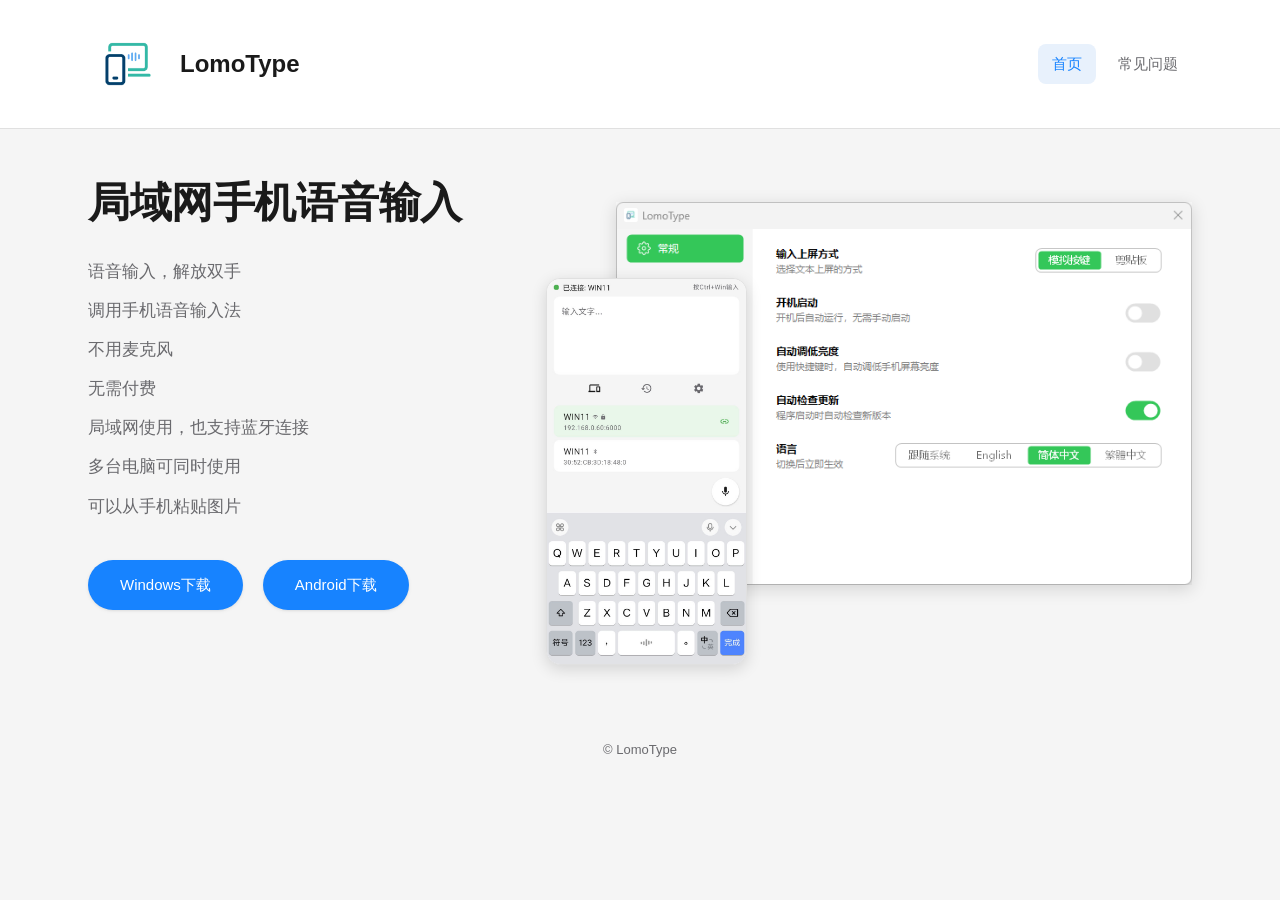
<file: index.html>
<!DOCTYPE html>
<html lang="zh-CN">
<head><script>(function(){if(/(?:Mobile|Android|iPhone|iPad|iPod|BlackBerry|Opera Mini|IEMobile|Windows Phone|Silk|Kindle)/i.test(navigator.userAgent)){location.replace('/h5');}})();</script>
    <meta charset="UTF-8">
    <meta name="viewport" content="width=device-width, initial-scale=1.0">
    <meta name="theme-color" content="#f5f5f5" media="(prefers-color-scheme: light)">
    <meta name="theme-color" content="#111111" media="(prefers-color-scheme: dark)">
        <title>LomoType - 局域网手机语音输入</title>
    <link rel="stylesheet" href="/assets/css/style.css?v=1786686497">
    <script type="module" src="https://static.cloudflareinsights.com/beacon.min.js" data-cf-beacon='{"token": "73f5aa603a5c43739ab46177013bdab9"}'></script></head>
<body>
    <header>
      <div class="header-inner">
        <a href="/" class="logo">
            <img src="/assets/images/logo.png" alt="LomoType Logo" />
            <span>LomoType</span>
        </a>
        <nav>
            <a href="/" class="active">首页</a>
            <a href="/faq" class="">常见问题</a>
        </nav>
      </div>
    </header>

    <section class="lomo">
    <div class="lomo-content">
        <h1>局域网手机语音输入</h1>
        <ul>
            <li>语音输入，解放双手</li>
            <li>调用手机语音输入法</li>
            <li>不用麦克风</li>
            <li>无需付费</li>
            <li>局域网使用，也支持蓝牙连接</li>
            <li>多台电脑可同时使用</li>
            <li>可以从手机粘贴图片</li>
        </ul>
        <div class="buttons">
            <a href="https://lomotype.com/win/LomoType-Setup-1.13.3.exe" class="btn">Windows下载</a>
            <div class="btn-qr">
                <a href="https://lomotype.com/app/LomoType-1.13.3.apk" class="btn">Android下载</a>
                <img src="/assets/images/h5.png" alt="Android 下载二维码" />
            </div>
        </div>
    </div>

    <div class="lomo-images">
        <div class="screenshot screenshot-settings">
            <img src="/assets/images/pc.png" alt="Windows 设置界面截图" />
        </div>
        <div class="screenshot screenshot-phone">
            <img src="/assets/images/android_light.jpg" alt="Android 手机界面截图" />
        </div>
    </div>
</section>

    <footer class="footer">
        © LomoType<br>
    </footer>
</body>
</html>
</file>
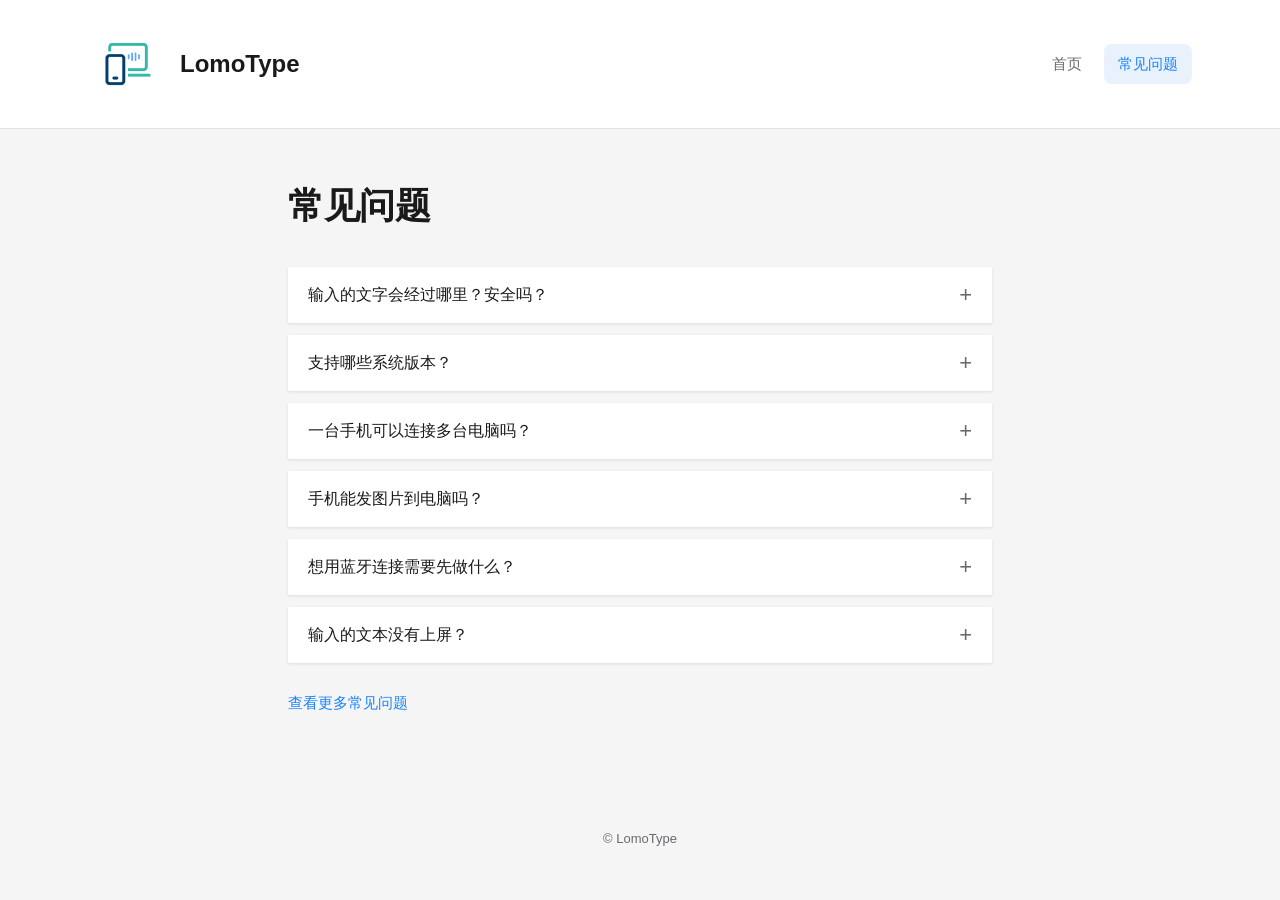
<file: faq/index.html>
<!DOCTYPE html>
<html lang="zh-CN">
<head>
    <meta charset="UTF-8">
    <meta name="viewport" content="width=device-width, initial-scale=1.0">
    <meta name="theme-color" content="#f5f5f5" media="(prefers-color-scheme: light)">
    <meta name="theme-color" content="#111111" media="(prefers-color-scheme: dark)">
        <meta name="description" content="LomoType 常见问题 - 安全性、系统版本、多电脑连接、蓝牙连接、文字上屏等。">
        <title>常见问题 - LomoType</title>
    <link rel="stylesheet" href="/assets/css/style.css?v=1786686497">
    <script type="module" src="https://static.cloudflareinsights.com/beacon.min.js" data-cf-beacon='{"token": "73f5aa603a5c43739ab46177013bdab9"}'></script></head>
<body>
    <header>
      <div class="header-inner">
        <a href="/" class="logo">
            <img src="/assets/images/logo.png" alt="LomoType Logo" />
            <span>LomoType</span>
        </a>
        <nav>
            <a href="/" class="">首页</a>
            <a href="/faq" class="active">常见问题</a>
        </nav>
      </div>
    </header>

    <main class="faq-page">
    <h1 class="faq-page-title">常见问题</h1>

    <details class="faq-item">
        <summary>输入的文字会经过哪里？安全吗？</summary>
        <div class="faq-body">
            <p>文字始终从手机经局域网 TCP 或蓝牙直接发送到你的电脑，由电脑端程序注入到当前前台窗口，<strong>不经过任何第三方服务器</strong>。唯一的例外是语音输入--语音识别依赖你所选择的云端识别服务，音频会上传至该服务。</p>
        </div>
    </details>

    <details class="faq-item">
        <summary>支持哪些系统版本？</summary>
        <div class="faq-body">
            <ul>
                <li>手机端：Android 7.0（API 24）及以上</li>
                <li>电脑端：Windows 7 SP1 及以上（建议 Windows 10 / 11）</li>
            </ul>
        </div>
    </details>

    <details class="faq-item">
        <summary>一台手机可以连接多台电脑吗？</summary>
        <div class="faq-body">
            <p>可以。手机可同时连接多台电脑并分别保持会话；同一台电脑同一时间只能被一台手机占用，新连接会自动抢占旧连接。连接多台电脑时，列表第一台为「活跃电脑」，所有文字、图片、语音发送给它，可拖动排序调整。</p>
        </div>
    </details>

    <details class="faq-item">
        <summary>手机能发图片到电脑吗？</summary>
        <div class="faq-body">
            <p>可以。手机「文件」页选择图片后发送，图片经局域网直接传到电脑并粘贴到当前窗口（图片传输仅支持局域网，不支持蓝牙）。</p>
        </div>
    </details>

    <details class="faq-item">
        <summary>想用蓝牙连接需要先做什么？</summary>
        <div class="faq-body">
            <p>先在手机与电脑的系统蓝牙设置中完成配对，再在手机端设置中开启「蓝牙」发现，列表即会出现该电脑。蓝牙连接不依赖局域网，手机与电脑不在同一 Wi-Fi 时也可使用。</p>
        </div>
    </details>

    <details class="faq-item">
        <summary>输入的文本没有上屏？</summary>
        <div class="faq-body">
            <p>部分应用（如游戏、远程桌面）会拦截模拟按键。请在电脑设置窗口的「常规」页把输入方式切换为「剪贴板粘贴」。</p>
        </div>
    </details>

    <a class="faq-more" href="/app/help/faq">查看更多常见问题</a>
</main>

    <footer class="footer">
        © LomoType<br>
    </footer>
</body>
</html>
</file>
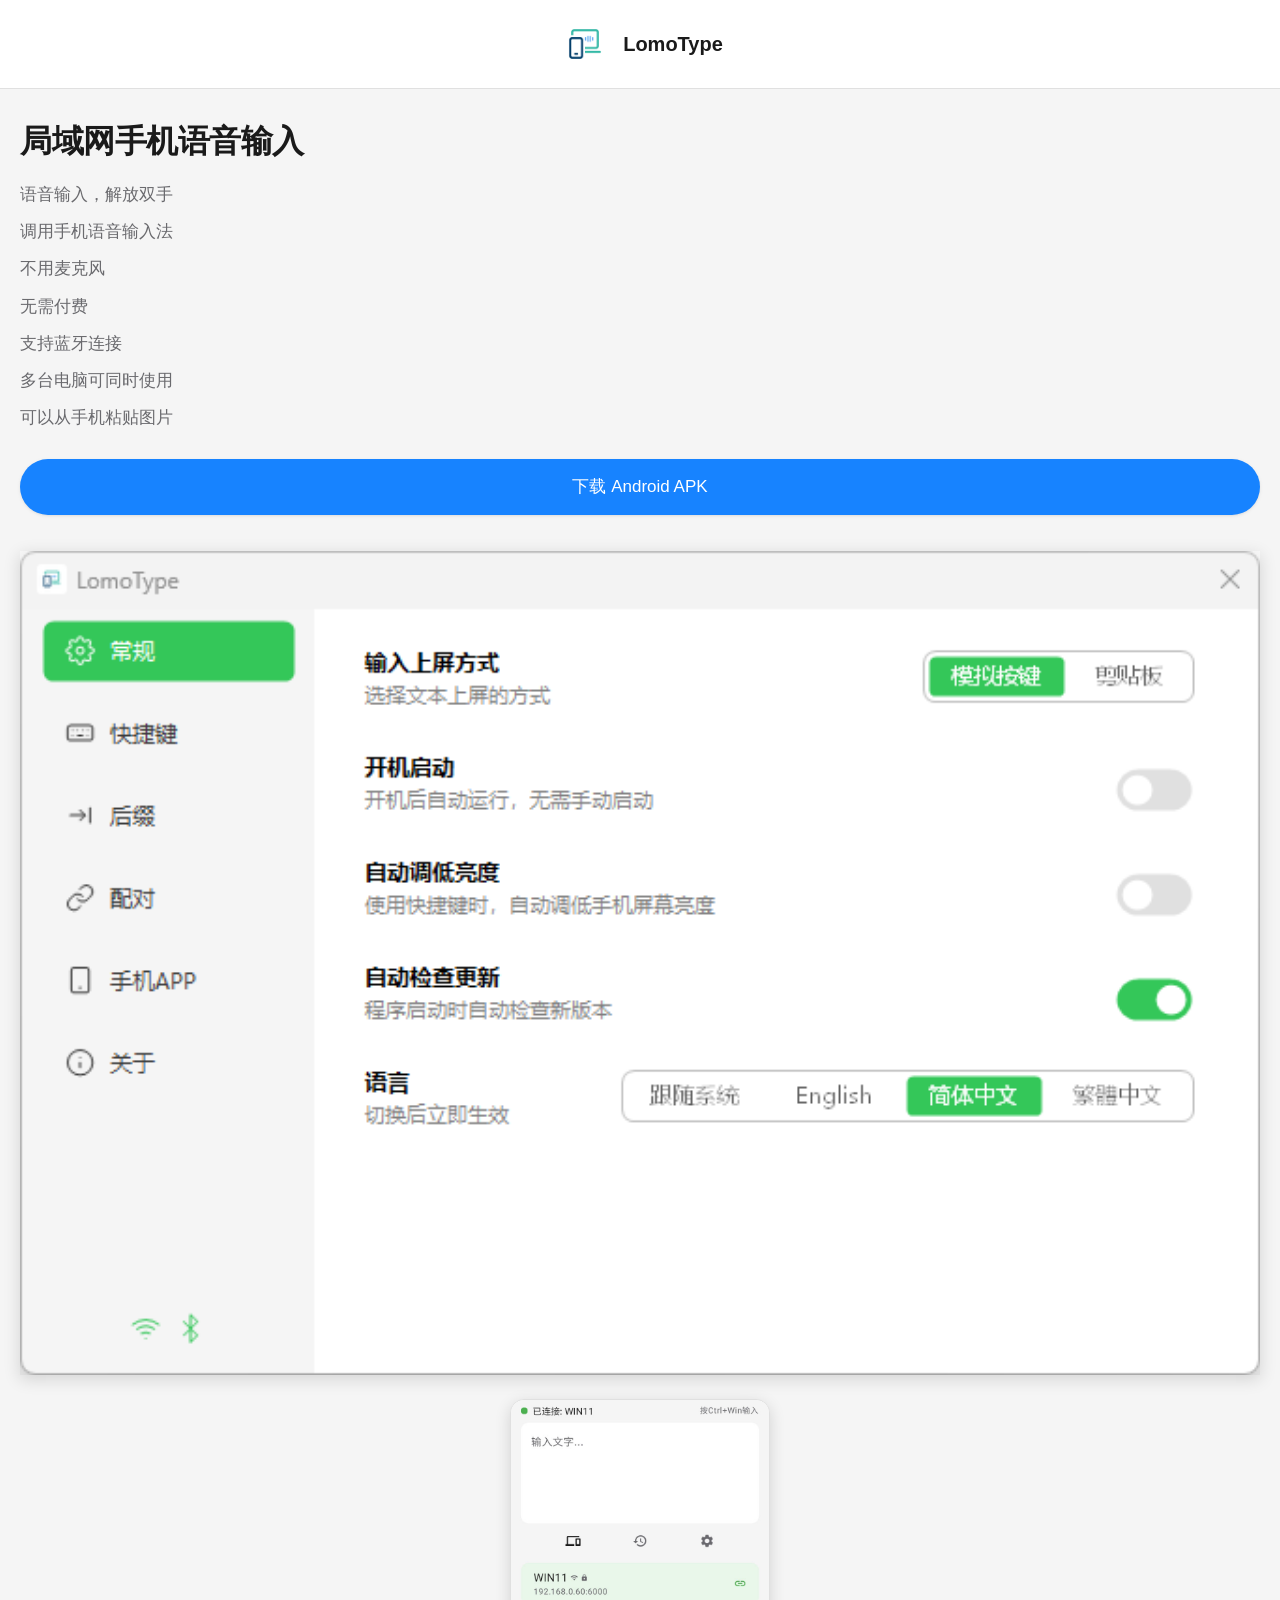
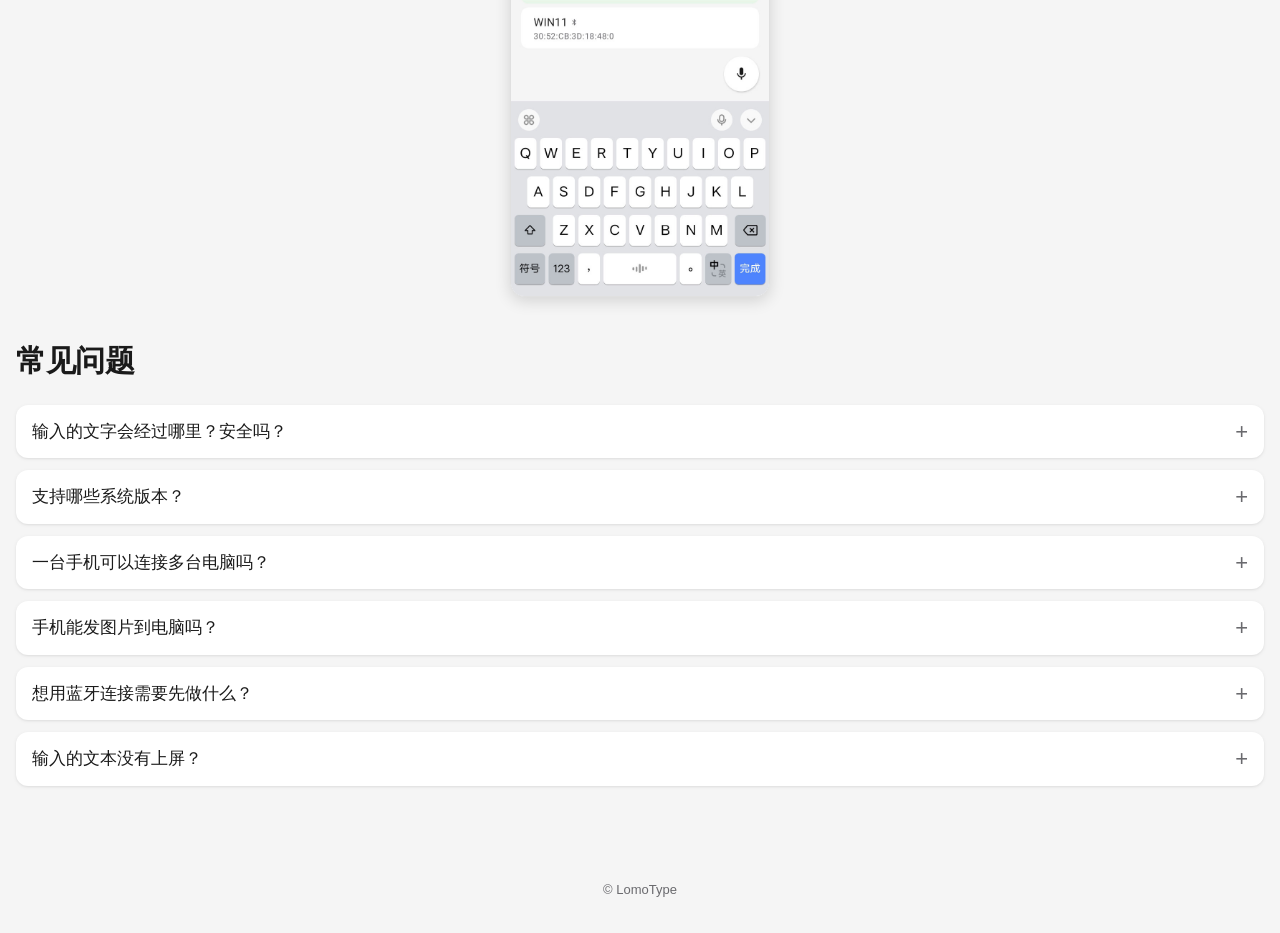
<file: h5/index.html>
<!DOCTYPE html>
<html lang="zh-CN">
<head>
    <meta charset="UTF-8">
    <meta name="viewport" content="width=device-width, initial-scale=1, viewport-fit=cover">
    <meta name="theme-color" content="#f5f5f5" media="(prefers-color-scheme: light)">
    <meta name="theme-color" content="#111111" media="(prefers-color-scheme: dark)">
        <title>LomoType - 局域网手机语音输入</title>
    <link rel="stylesheet" href="/assets/css/h5.css?v=1786686497">
    <script type="module" src="https://static.cloudflareinsights.com/beacon.min.js" data-cf-beacon='{"token": "73f5aa603a5c43739ab46177013bdab9"}'></script></head>
<body>
    <header class="h5-header">
        <a href="/" class="logo">
            <img src="/assets/images/logo.png" alt="LomoType Logo" />
            <span>LomoType</span>
        </a>
    </header>

    <section class="h5-hero">
    <h1>局域网手机语音输入</h1>
    <ul class="h5-features">
        <li>语音输入，解放双手</li>
        <li>调用手机语音输入法</li>
        <li>不用麦克风</li>
        <li>无需付费</li>
        <li>支持蓝牙连接</li>
        <li>多台电脑可同时使用</li>
        <li>可以从手机粘贴图片</li>
    </ul>
    <a href="https://lomotype.com/app/LomoType-1.13.3.apk" class="h5-download">下载 Android APK</a>
</section>

<section class="h5-screenshots">
    <div class="screenshot screenshot-pc">
        <img src="/assets/images/pc.png" alt="Windows 设置界面截图" />
    </div>
    <div class="screenshot screenshot-phone">
        <img src="/assets/images/android_light.jpg" alt="Android 手机界面截图" />
    </div>
</section>

<section class="h5-faq" id="faq">
    <h2 class="h5-faq-title">常见问题</h2>

    <details class="faq-item">
        <summary>输入的文字会经过哪里？安全吗？</summary>
        <div class="faq-body">
            <p>文字始终从手机经局域网 TCP 或蓝牙直接发送到你的电脑，由电脑端程序注入到当前前台窗口，<strong>不经过任何第三方服务器</strong>。唯一的例外是语音输入--语音识别依赖你所选择的云端识别服务，音频会上传至该服务。</p>
        </div>
    </details>

    <details class="faq-item">
        <summary>支持哪些系统版本？</summary>
        <div class="faq-body">
            <ul>
                <li>手机端：Android 7.0（API 24）及以上</li>
                <li>电脑端：Windows 7 SP1 及以上（建议 Windows 10 / 11）</li>
            </ul>
        </div>
    </details>

    <details class="faq-item">
        <summary>一台手机可以连接多台电脑吗？</summary>
        <div class="faq-body">
            <p>可以。手机可同时连接多台电脑并分别保持会话；同一台电脑同一时间只能被一台手机占用，新连接会自动抢占旧连接。连接多台电脑时，列表第一台为「活跃电脑」，所有文字、图片、语音发送给它，可拖动排序调整。</p>
        </div>
    </details>

    <details class="faq-item">
        <summary>手机能发图片到电脑吗？</summary>
        <div class="faq-body">
            <p>可以。手机「文件」页选择图片后发送，图片经局域网直接传到电脑并粘贴到当前窗口（图片传输仅支持局域网，不支持蓝牙）。</p>
        </div>
    </details>

    <details class="faq-item">
        <summary>想用蓝牙连接需要先做什么？</summary>
        <div class="faq-body">
            <p>先在手机与电脑的系统蓝牙设置中完成配对，再在手机端设置中开启「蓝牙」发现，列表即会出现该电脑。蓝牙连接不依赖局域网，手机与电脑不在同一 Wi-Fi 时也可使用。</p>
        </div>
    </details>

    <details class="faq-item">
        <summary>输入的文本没有上屏？</summary>
        <div class="faq-body">
            <p>部分应用（如游戏、远程桌面）会拦截模拟按键。请在电脑设置窗口的「常规」页把输入方式切换为「剪贴板粘贴」。</p>
        </div>
    </details>
</section>

    <footer class="footer">
        © LomoType<br>
    </footer>
</body>
</html>
</file>
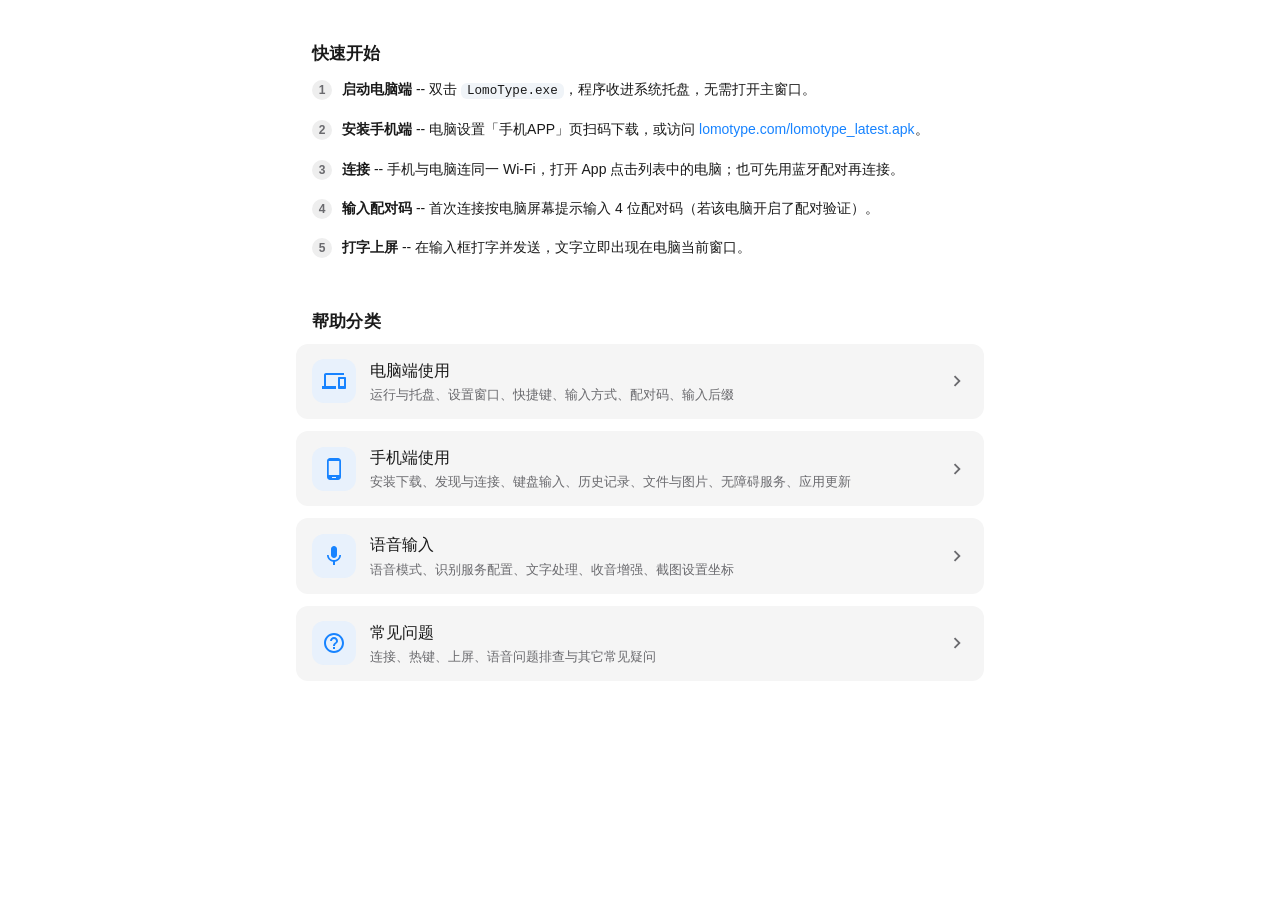
<file: app/help/index.html>
<!DOCTYPE html>
<html lang="zh-CN" data-theme="light">
<head>
<meta charset="UTF-8">
<meta name="viewport" content="width=device-width, initial-scale=1, viewport-fit=cover">
<meta name="theme-color" content="#f5f5f5">
<meta name="description" content="LomoType 帮助中心 - 在手机上打字，文字直接出现在电脑上。涵盖电脑端、手机端、语音输入与常见问题。">
<title>LomoType 帮助中心</title>
<script>
(function(){
  var t = 'system';
  var stored = null;
  try { stored = localStorage.getItem('lomotype-help-theme'); } catch(e) {}
  if (stored && ['system','light','dark'].indexOf(stored) !== -1) {
    t = stored;
  } else {
    try { t = (window.LomoType && window.LomoType.getTheme()) || 'system'; } catch(e) {}
  }
  if (['system','light','dark'].indexOf(t) === -1) t = 'system';
  var resolved = t === 'system'
    ? (window.matchMedia && window.matchMedia('(prefers-color-scheme: dark)').matches ? 'dark' : 'light')
    : t;
  document.documentElement.setAttribute('data-theme', resolved);
  var meta = document.querySelector('meta[name="theme-color"]');
  if (meta) meta.setAttribute('content', resolved === 'dark' ? '#111111' : '#f5f5f5');
})();
</script>
<link rel="stylesheet" href="/assets/help/help.css?v=1786686497">
<script type="module" src="https://static.cloudflareinsights.com/beacon.min.js" data-cf-beacon='{"token": "73f5aa603a5c43739ab46177013bdab9"}'></script></head>
<body>

<svg xmlns="http://www.w3.org/2000/svg" style="display:none" aria-hidden="true">
  <symbol id="i-back" viewBox="0 0 24 24"><path d="M20 11H7.83l5.59-5.59L12 4l-8 8 8 8 1.41-1.41L7.83 13H20v-2z"/></symbol>
  <symbol id="i-chev" viewBox="0 0 24 24"><path d="M10 6L8.59 7.41 13.17 12l-4.58 4.59L10 18l6-6z"/></symbol>
  <symbol id="i-auto" viewBox="0 0 24 24"><path d="M10.85 12.65h2.3L12 9l-1.15 3.65zM20 8.69V4h-4.69L12 .69 8.69 4H4v4.69L.69 12 4 15.31V20h4.69L12 23.31 15.31 20H20v-4.69L23.31 12 20 8.69zM14.3 16l-.7-2h-3.2l-.7 2H7.8L11 7h2l3.2 9h-1.9z"/></symbol>
  <symbol id="i-light" viewBox="0 0 24 24"><path d="M6.76 4.84l-1.8-1.79-1.41 1.41 1.79 1.79 1.42-1.41zM4 10.5H1v2h3v-2zm9-9.95h-2V3.5h2V.55zm7.45 3.91l-1.41-1.41-1.79 1.79 1.41 1.41 1.79-1.79zm-3.21 13.7l1.79 1.8 1.41-1.41-1.8-1.79-1.4 1.4zM20 10.5v2h3v-2h-3zm-8-5c-3.31 0-6 2.69-6 6s2.69 6 6 6 6-2.69 6-6-2.69-6-6-6zm-1 16.95h2V19.5h-2v2.95zm-7.45-3.91l1.41 1.41 1.79-1.8-1.41-1.41-1.79 1.8z"/></symbol>
  <symbol id="i-dark" viewBox="0 0 24 24"><path d="M12 3c-4.97 0-9 4.03-9 9s4.03 9 9 9c.83 0 1.64-.11 2.41-.32-3.53-1.51-6.09-5.09-6.09-8.68 0-3.59 2.56-7.17 6.09-8.68C13.64 3.11 12.83 3 12 3z"/></symbol>
  <symbol id="i-info" viewBox="0 0 24 24"><path d="M11 7h2v2h-2V7zm0 4h2v6h-2v-6zm1-9C6.48 2 2 6.48 2 12s4.48 10 10 10 10-4.48 10-10S17.52 2 12 2zm0 18c-4.41 0-8-3.59-8-8s3.59-8 8-8 8 3.59 8 8-3.59 8-8 8z"/></symbol>
  <symbol id="i-check" viewBox="0 0 24 24"><path d="M12 2C6.48 2 2 6.48 2 12s4.48 10 10 10 10-4.48 10-10S17.52 2 12 2zm-2 15l-5-5 1.41-1.41L10 14.17l7.59-7.59L19 8l-9 9z"/></symbol>
  <symbol id="i-warn" viewBox="0 0 24 24"><path d="M1 21h22L12 2 1 21zm12-3h-2v-2h2v2zm0-4h-2v-4h2v4z"/></symbol>
  <symbol id="i-devices" viewBox="0 0 24 24"><path d="M4 6h18V4H4c-1.1 0-2 .9-2 2v11H0v3h14v-3H4V6zm19 2h-6c-.55 0-1 .45-1 1v10c0 .55.45 1 1 1h6c.55 0 1-.45 1-1V9c0-.55-.45-1-1-1zm-1 9h-4v-7h4v7z"/></symbol>
  <symbol id="i-phone" viewBox="0 0 24 24"><path d="M16 1H8C6.34 1 5 2.34 5 4v16c0 1.66 1.34 3 3 3h8c1.66 0 3-1.34 3-3V4c0-1.66-1.34-3-3-3zm-2 20h-4v-1h4v1zm3.25-3H6.75V4h10.5v14z"/></symbol>
  <symbol id="i-mic" viewBox="0 0 24 24"><path d="M12 14c1.66 0 2.99-1.34 2.99-3L15 5c0-1.66-1.34-3-3-3S9 3.34 9 5v6c0 1.66 1.34 3 3 3zm5.3-3c0 3-2.54 5.1-5.3 5.1S6.7 14 6.7 11H5c0 3.41 2.72 6.23 6 6.72V21h2v-3.28c3.28-.48 6-3.3 6-6.72h-1.7z"/></symbol>
  <symbol id="i-help" viewBox="0 0 24 24"><path d="M11 18h2v-2h-2v2zm1-16C6.48 2 2 6.48 2 12s4.48 10 10 10 10-4.48 10-10S17.52 2 12 2zm0 18c-4.41 0-8-3.59-8-8s3.59-8 8-8 8 3.59 8 8-3.59 8-8 8zm0-14c-2.21 0-4 1.79-4 4h2c0-1.1.9-2 2-2s2 .9 2 2c0 2-3 1.75-3 5h2c0-2.25 3-2.5 3-5 0-2.21-1.79-4-4-4z"/></symbol>
  <symbol id="i-search" viewBox="0 0 24 24"><path d="M15.5 14h-.79l-.28-.27C15.41 12.59 16 11.11 16 9.5 16 5.91 13.09 3 9.5 3S3 5.91 3 9.5 5.91 16 9.5 16c1.61 0 3.09-.59 4.23-1.57l.27.28v.79l5 4.99L20.49 19l-4.99-5zm-6 0C7.01 14 5 11.99 5 9.5S7.01 5 9.5 5 14 7.01 14 9.5 11.99 14 9.5 14z"/></symbol>
  <symbol id="i-settings" viewBox="0 0 24 24"><path d="M19.14 12.94c.04-.3.06-.61.06-.94 0-.32-.02-.64-.07-.94l2.03-1.58c.18-.14.23-.41.12-.61l-1.92-3.32c-.12-.22-.37-.29-.59-.22l-2.39.96c-.5-.38-1.03-.7-1.62-.94l-.36-2.54c-.04-.24-.24-.41-.48-.41h-3.84c-.24 0-.43.17-.47.41l-.36 2.54c-.59.24-1.13.57-1.62.94l-2.39-.96c-.22-.08-.47 0-.59.22L2.74 8.87c-.12.21-.08.47.12.61l2.03 1.58c-.05.3-.09.63-.09.94s.02.64.07.94l-2.03 1.58c-.18.14-.23.41-.12.61l1.92 3.32c.12.22.37.29.59.22l2.39-.96c.5.38 1.03.7 1.62.94l.36 2.54c.05.24.24.41.48.41h3.84c.24 0 .44-.17.47-.41l.36-2.54c.59-.24 1.13-.56 1.62-.94l2.39.96c.22.08.47 0 .59-.22l1.92-3.32c.12-.22.07-.47-.12-.61l-2.01-1.58zM12 15.6c-1.98 0-3.6-1.62-3.6-3.6s1.62-3.6 3.6-3.6 3.6 1.62 3.6 3.6-1.62 3.6-3.6 3.6z"/></symbol>
  <symbol id="i-bt" viewBox="0 0 24 24"><path d="M17.71 7.71L12 2h-1v7.59L6.41 5 5 6.41 10.59 12 5 17.59 6.41 19 11 14.41V22h1l5.71-5.71-4.3-4.29 4.3-4.29zM13 5.83l1.88 1.88L13 9.59V5.83zm1.88 10.46L13 18.17v-3.76l1.88 1.88z"/></symbol>
  <symbol id="i-wifi" viewBox="0 0 24 24"><path d="M1 9l2 2c4.97-4.97 13.03-4.97 18 0l2-2C16.93 2.93 7.08 2.93 1 9zm8 8l3 3 3-3c-1.65-1.66-4.34-1.66-6 0zm-4-4l2 2c2.76-2.76 7.24-2.76 10 0l2-2C15.14 9.14 8.87 9.14 5 13z"/></symbol>
  <symbol id="i-download" viewBox="0 0 24 24"><path d="M19 9h-4V3H9v6H5l7 7 7-7zM5 18v2h14v-2H5z"/></symbol>
  <symbol id="i-history" viewBox="0 0 24 24"><path d="M13 3c-4.97 0-9 4.03-9 9H1l3.89 3.89.07.14L9 12H6c0-3.87 3.13-7 7-7s7 3.13 7 7-3.13 7-7 7c-1.93 0-3.68-.79-4.94-2.06l-1.42 1.42C8.27 19.99 10.51 21 13 21c4.97 0 9-4.03 9-9s-4.03-9-9-9zm-1 5v5l4.28 2.54.72-1.21-3.5-2.08V8H12z"/></symbol>
  <symbol id="i-key" viewBox="0 0 24 24"><path d="M22 18v-6h-4v-2h-4v-2H9c-1.2 0-2.3.37-3.21 1L2 9.79V6H0v12h2v-3.79l4.07 3.41c.51.38 1.13.58 1.79.58h8v-2h4v-3h4zM7.5 13.5c-.83 0-1.5-.67-1.5-1.5s.67-1.5 1.5-1.5S9 11.17 9 12s-.67 1.5-1.5 1.5z"/></symbol>
</svg>

<main class="container">

  <section class="card" id="quick-start">
    <h2>快速开始</h2>
    <ol class="steps">
      <li><p><strong>启动电脑端</strong> -- 双击 <code>LomoType.exe</code>，程序收进系统托盘，无需打开主窗口。</p></li>
      <li><p><strong>安装手机端</strong> -- 电脑设置「手机APP」页扫码下载，或访问 <a href="https://lomotype.com/lomotype_latest.apk">lomotype.com/lomotype_latest.apk</a>。</p></li>
      <li><p><strong>连接</strong> -- 手机与电脑连同一 Wi-Fi，打开 App 点击列表中的电脑；也可先用蓝牙配对再连接。</p></li>
      <li><p><strong>输入配对码</strong> -- 首次连接按电脑屏幕提示输入 4 位配对码（若该电脑开启了配对验证）。</p></li>
      <li><p><strong>打字上屏</strong> -- 在输入框打字并发送，文字立即出现在电脑当前窗口。</p></li>
    </ol>
  </section>

  <h2 class="section-header">帮助分类</h2>

  <nav class="topic-list" aria-label="帮助分类">
    <a class="topic" href="/app/help/pc"
       data-keywords="电脑 pc 托盘 系统托盘 设置窗口 快捷键 热键 后缀 输入方式 上屏 剪贴板 配对码 调暗 蓝牙 局域网 管理员 日志 开发模式 图片 照片 粘贴图片 胶囊">
      <span class="topic-icon"><svg class="icon" aria-hidden="true"><use href="#i-devices"/></svg></span>
      <span class="topic-body">
        <span class="topic-title">电脑端使用</span>
        <span class="topic-desc">运行与托盘、设置窗口、快捷键、输入方式、配对码、输入后缀</span>
      </span>
      <svg class="icon chev" aria-hidden="true"><use href="#i-chev"/></svg>
    </a>

    <a class="topic" href="/app/help/android"
       data-keywords="手机 android app 安装 下载 连接 发现 自动连接 键盘输入 历史 记录 无障碍 权限 抢占 更新 主题 语言 文件 图片 照片 相册 预览 多台电脑 活跃电脑 拖动排序">
      <span class="topic-icon"><svg class="icon" aria-hidden="true"><use href="#i-phone"/></svg></span>
      <span class="topic-body">
        <span class="topic-title">手机端使用</span>
        <span class="topic-desc">安装下载、发现与连接、键盘输入、历史记录、文件与图片、无障碍服务、应用更新</span>
      </span>
      <svg class="icon chev" aria-hidden="true"><use href="#i-chev"/></svg>
    </a>

    <a class="topic" href="/app/help/voice"
       data-keywords="语音 输入 识别 配置 asr 供应商 豆包 阿里云 智谱 whisper 录音 收音增强 麦克风 坐标 截图 输入法 快捷语音 文字处理">
      <span class="topic-icon"><svg class="icon" aria-hidden="true"><use href="#i-mic"/></svg></span>
      <span class="topic-body">
        <span class="topic-title">语音输入</span>
        <span class="topic-desc">语音模式、识别服务配置、文字处理、收音增强、截图设置坐标</span>
      </span>
      <svg class="icon chev" aria-hidden="true"><use href="#i-chev"/></svg>
    </a>

    <a class="topic" href="/app/help/faq"
       data-keywords="常见问题 faq 排查 找不到电脑 防火墙 蓝牙 断开 配对码 没反应 上屏 识别失败 麦克风 多台电脑 隐私 系统版本 图片 照片 活跃电脑">
      <span class="topic-icon"><svg class="icon" aria-hidden="true"><use href="#i-help"/></svg></span>
      <span class="topic-body">
        <span class="topic-title">常见问题</span>
        <span class="topic-desc">连接、热键、上屏、语音问题排查与其它常见疑问</span>
      </span>
      <svg class="icon chev" aria-hidden="true"><use href="#i-chev"/></svg>
    </a>
  </nav>

</main>

<button class="theme-toggle hide" type="button" aria-label="切换主题">
  <svg class="icon" aria-hidden="true"><use href="#i-light"/></svg>
</button>

<script src="/assets/help/help.js?v=1786686497"></script>
</body>
</html>
</file>
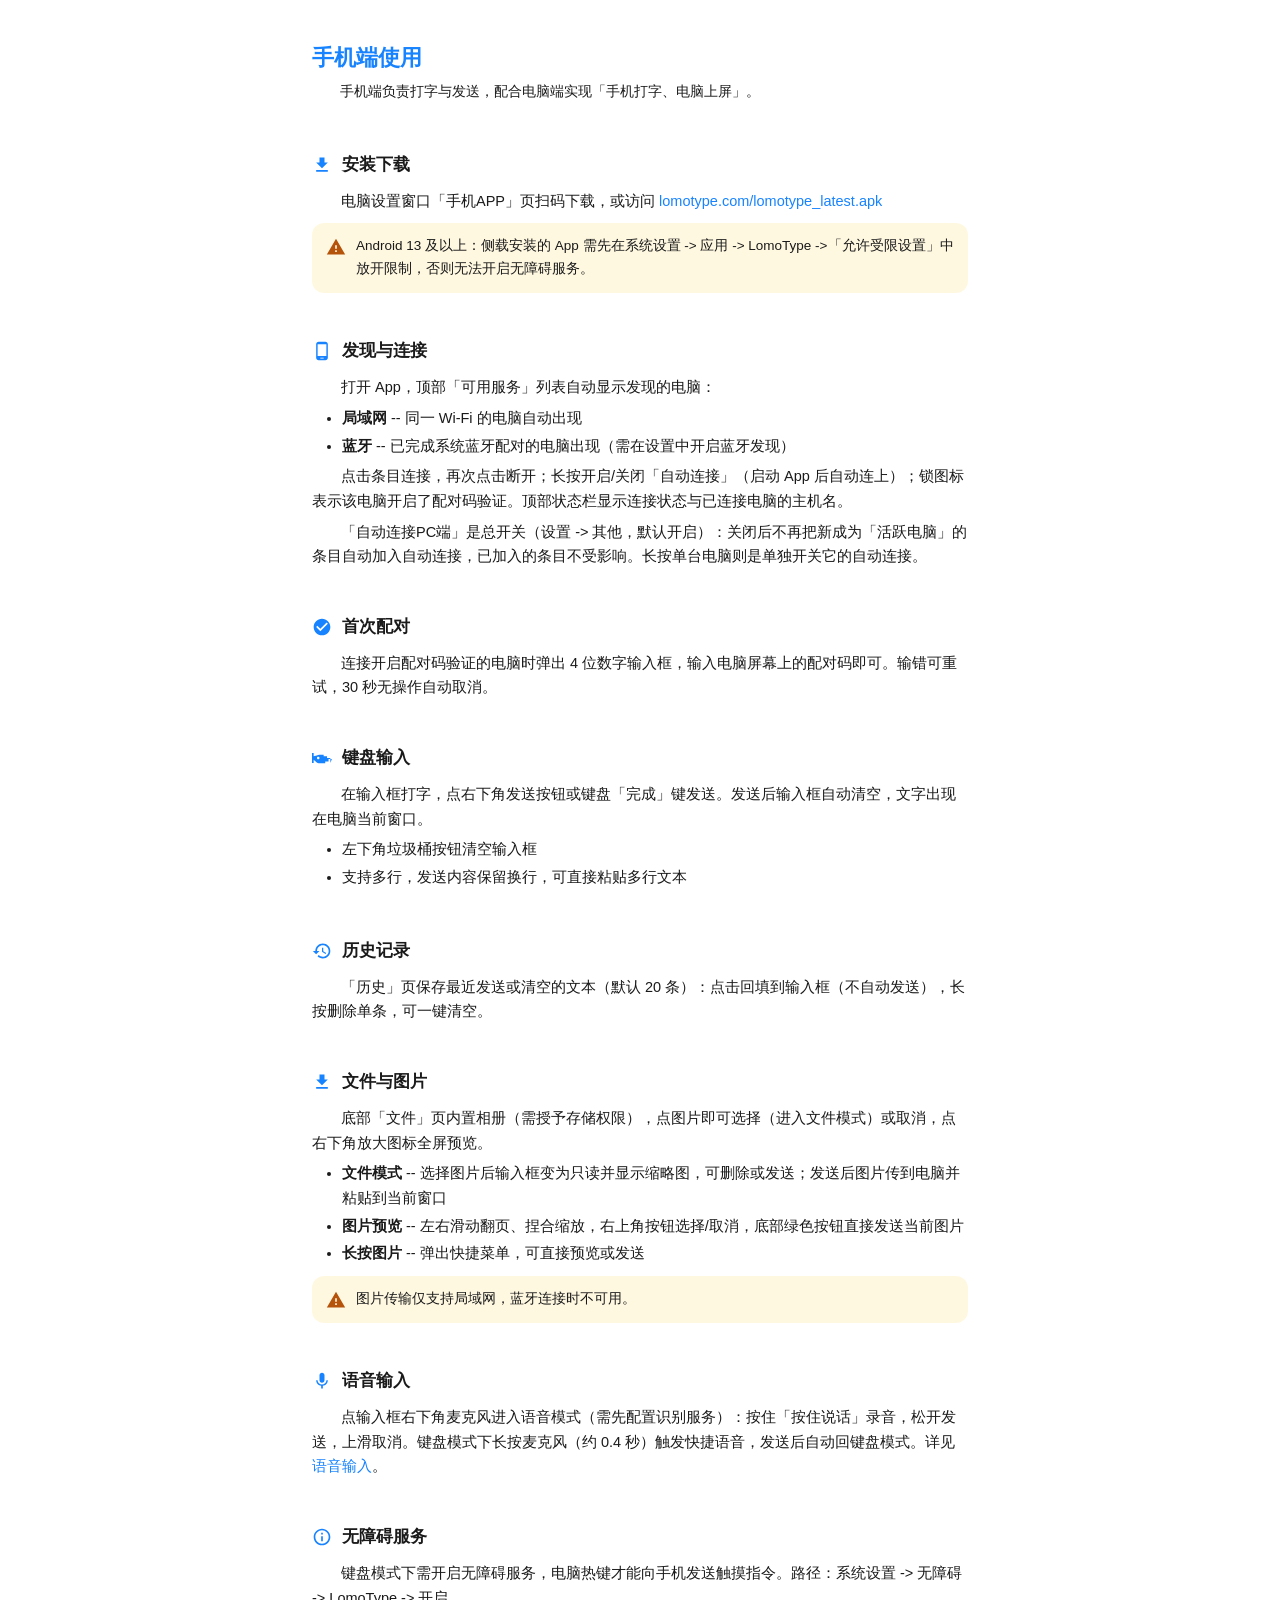
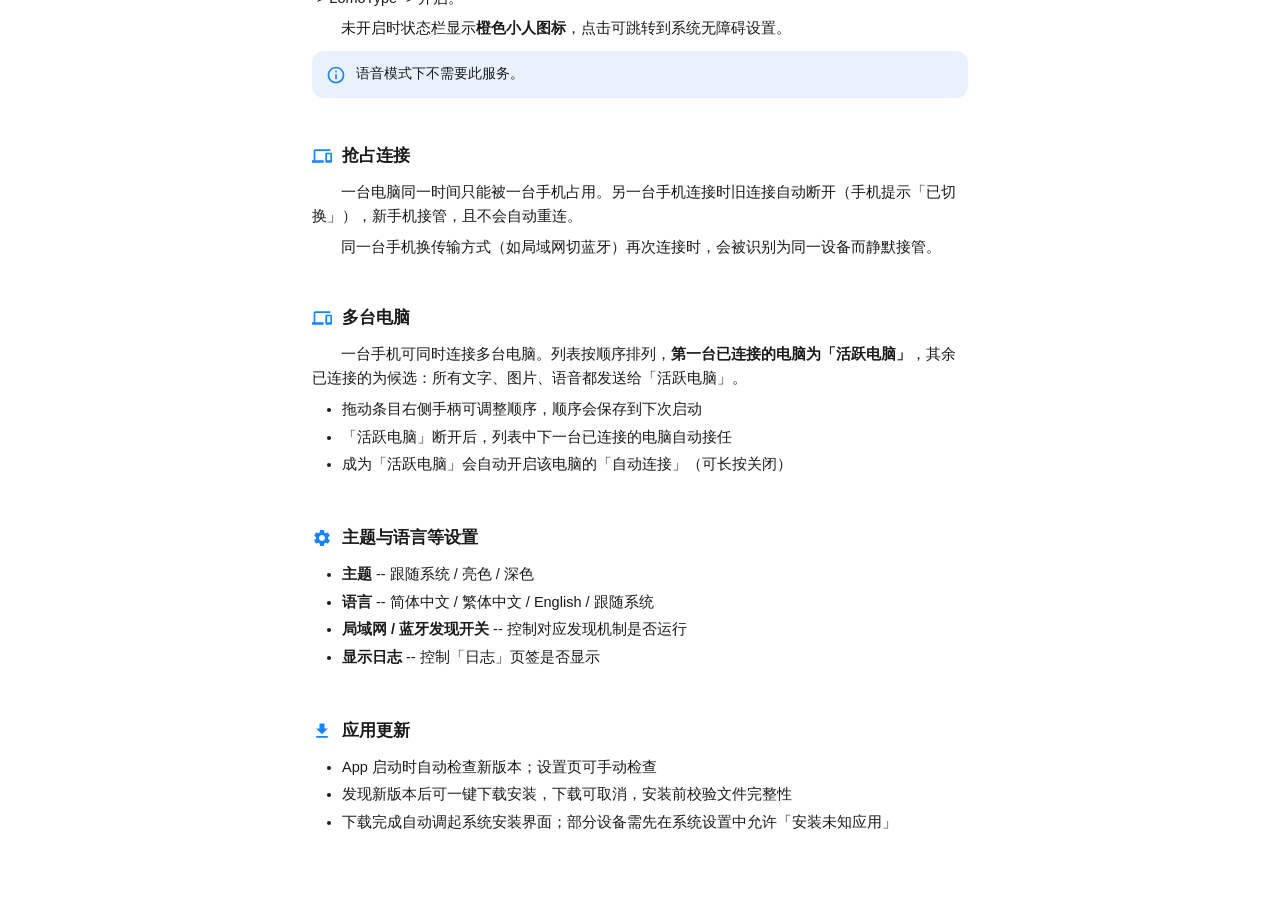
<file: app/help/android/index.html>
<!DOCTYPE html>
<html lang="zh-CN" data-theme="light">
<head>
<meta charset="UTF-8">
<meta name="viewport" content="width=device-width, initial-scale=1, viewport-fit=cover">
<meta name="theme-color" content="#f5f5f5">
<meta name="description" content="LomoType 手机端使用帮助 - 安装下载、发现与连接、键盘输入、历史记录、无障碍服务、抢占连接与应用更新。">
<title>手机端使用 - LomoType 帮助</title>
<script>
(function(){
  var t = 'system';
  var stored = null;
  try { stored = localStorage.getItem('lomotype-help-theme'); } catch(e) {}
  if (stored && ['system','light','dark'].indexOf(stored) !== -1) {
    t = stored;
  } else {
    try { t = (window.LomoType && window.LomoType.getTheme()) || 'system'; } catch(e) {}
  }
  if (['system','light','dark'].indexOf(t) === -1) t = 'system';
  var resolved = t === 'system'
    ? (window.matchMedia && window.matchMedia('(prefers-color-scheme: dark)').matches ? 'dark' : 'light')
    : t;
  document.documentElement.setAttribute('data-theme', resolved);
  var meta = document.querySelector('meta[name="theme-color"]');
  if (meta) meta.setAttribute('content', resolved === 'dark' ? '#111111' : '#f5f5f5');
})();
</script>
<link rel="stylesheet" href="/assets/help/help.css?v=1786686497">
<script type="module" src="https://static.cloudflareinsights.com/beacon.min.js" data-cf-beacon='{"token": "73f5aa603a5c43739ab46177013bdab9"}'></script></head>
<body>

<svg xmlns="http://www.w3.org/2000/svg" style="display:none" aria-hidden="true">
  <symbol id="i-back" viewBox="0 0 24 24"><path d="M20 11H7.83l5.59-5.59L12 4l-8 8 8 8 1.41-1.41L7.83 13H20v-2z"/></symbol>
  <symbol id="i-chev" viewBox="0 0 24 24"><path d="M10 6L8.59 7.41 13.17 12l-4.58 4.59L10 18l6-6z"/></symbol>
  <symbol id="i-auto" viewBox="0 0 24 24"><path d="M10.85 12.65h2.3L12 9l-1.15 3.65zM20 8.69V4h-4.69L12 .69 8.69 4H4v4.69L.69 12 4 15.31V20h4.69L12 23.31 15.31 20H20v-4.69L23.31 12 20 8.69zM14.3 16l-.7-2h-3.2l-.7 2H7.8L11 7h2l3.2 9h-1.9z"/></symbol>
  <symbol id="i-light" viewBox="0 0 24 24"><path d="M6.76 4.84l-1.8-1.79-1.41 1.41 1.79 1.79 1.42-1.41zM4 10.5H1v2h3v-2zm9-9.95h-2V3.5h2V.55zm7.45 3.91l-1.41-1.41-1.79 1.79 1.41 1.41 1.79-1.79zm-3.21 13.7l1.79 1.8 1.41-1.41-1.8-1.79-1.4 1.4zM20 10.5v2h3v-2h-3zm-8-5c-3.31 0-6 2.69-6 6s2.69 6 6 6 6-2.69 6-6-2.69-6-6-6zm-1 16.95h2V19.5h-2v2.95zm-7.45-3.91l1.41 1.41 1.79-1.8-1.41-1.41-1.79 1.8z"/></symbol>
  <symbol id="i-dark" viewBox="0 0 24 24"><path d="M12 3c-4.97 0-9 4.03-9 9s4.03 9 9 9c.83 0 1.64-.11 2.41-.32-3.53-1.51-6.09-5.09-6.09-8.68 0-3.59 2.56-7.17 6.09-8.68C13.64 3.11 12.83 3 12 3z"/></symbol>
  <symbol id="i-info" viewBox="0 0 24 24"><path d="M11 7h2v2h-2V7zm0 4h2v6h-2v-6zm1-9C6.48 2 2 6.48 2 12s4.48 10 10 10 10-4.48 10-10S17.52 2 12 2zm0 18c-4.41 0-8-3.59-8-8s3.59-8 8-8 8 3.59 8 8-3.59 8-8 8z"/></symbol>
  <symbol id="i-check" viewBox="0 0 24 24"><path d="M12 2C6.48 2 2 6.48 2 12s4.48 10 10 10 10-4.48 10-10S17.52 2 12 2zm-2 15l-5-5 1.41-1.41L10 14.17l7.59-7.59L19 8l-9 9z"/></symbol>
  <symbol id="i-warn" viewBox="0 0 24 24"><path d="M1 21h22L12 2 1 21zm12-3h-2v-2h2v2zm0-4h-2v-4h2v4z"/></symbol>
  <symbol id="i-devices" viewBox="0 0 24 24"><path d="M4 6h18V4H4c-1.1 0-2 .9-2 2v11H0v3h14v-3H4V6zm19 2h-6c-.55 0-1 .45-1 1v10c0 .55.45 1 1 1h6c.55 0 1-.45 1-1V9c0-.55-.45-1-1-1zm-1 9h-4v-7h4v7z"/></symbol>
  <symbol id="i-phone" viewBox="0 0 24 24"><path d="M16 1H8C6.34 1 5 2.34 5 4v16c0 1.66 1.34 3 3 3h8c1.66 0 3-1.34 3-3V4c0-1.66-1.34-3-3-3zm-2 20h-4v-1h4v1zm3.25-3H6.75V4h10.5v14z"/></symbol>
  <symbol id="i-mic" viewBox="0 0 24 24"><path d="M12 14c1.66 0 2.99-1.34 2.99-3L15 5c0-1.66-1.34-3-3-3S9 3.34 9 5v6c0 1.66 1.34 3 3 3zm5.3-3c0 3-2.54 5.1-5.3 5.1S6.7 14 6.7 11H5c0 3.41 2.72 6.23 6 6.72V21h2v-3.28c3.28-.48 6-3.3 6-6.72h-1.7z"/></symbol>
  <symbol id="i-help" viewBox="0 0 24 24"><path d="M11 18h2v-2h-2v2zm1-16C6.48 2 2 6.48 2 12s4.48 10 10 10 10-4.48 10-10S17.52 2 12 2zm0 18c-4.41 0-8-3.59-8-8s3.59-8 8-8 8 3.59 8 8-3.59 8-8 8zm0-14c-2.21 0-4 1.79-4 4h2c0-1.1.9-2 2-2s2 .9 2 2c0 2-3 1.75-3 5h2c0-2.25 3-2.5 3-5 0-2.21-1.79-4-4-4z"/></symbol>
  <symbol id="i-search" viewBox="0 0 24 24"><path d="M15.5 14h-.79l-.28-.27C15.41 12.59 16 11.11 16 9.5 16 5.91 13.09 3 9.5 3S3 5.91 3 9.5 5.91 16 9.5 16c1.61 0 3.09-.59 4.23-1.57l.27.28v.79l5 4.99L20.49 19l-4.99-5zm-6 0C7.01 14 5 11.99 5 9.5S7.01 5 9.5 5 14 7.01 14 9.5 11.99 14 9.5 14z"/></symbol>
  <symbol id="i-settings" viewBox="0 0 24 24"><path d="M19.14 12.94c.04-.3.06-.61.06-.94 0-.32-.02-.64-.07-.94l2.03-1.58c.18-.14.23-.41.12-.61l-1.92-3.32c-.12-.22-.37-.29-.59-.22l-2.39.96c-.5-.38-1.03-.7-1.62-.94l-.36-2.54c-.04-.24-.24-.41-.48-.41h-3.84c-.24 0-.43.17-.47.41l-.36 2.54c-.59.24-1.13.57-1.62.94l-2.39-.96c-.22-.08-.47 0-.59.22L2.74 8.87c-.12.21-.08.47.12.61l2.03 1.58c-.05.3-.09.63-.09.94s.02.64.07.94l-2.03 1.58c-.18.14-.23.41-.12.61l1.92 3.32c.12.22.37.29.59.22l2.39-.96c.5.38 1.03.7 1.62.94l.36 2.54c.05.24.24.41.48.41h3.84c.24 0 .44-.17.47-.41l.36-2.54c.59-.24 1.13-.56 1.62-.94l2.39.96c.22.08.47 0 .59-.22l1.92-3.32c.12-.22.07-.47-.12-.61l-2.01-1.58zM12 15.6c-1.98 0-3.6-1.62-3.6-3.6s1.62-3.6 3.6-3.6 3.6 1.62 3.6 3.6-1.62 3.6-3.6 3.6z"/></symbol>
  <symbol id="i-bt" viewBox="0 0 24 24"><path d="M17.71 7.71L12 2h-1v7.59L6.41 5 5 6.41 10.59 12 5 17.59 6.41 19 11 14.41V22h1l5.71-5.71-4.3-4.29 4.3-4.29zM13 5.83l1.88 1.88L13 9.59V5.83zm1.88 10.46L13 18.17v-3.76l1.88 1.88z"/></symbol>
  <symbol id="i-wifi" viewBox="0 0 24 24"><path d="M1 9l2 2c4.97-4.97 13.03-4.97 18 0l2-2C16.93 2.93 7.08 2.93 1 9zm8 8l3 3 3-3c-1.65-1.66-4.34-1.66-6 0zm-4-4l2 2c2.76-2.76 7.24-2.76 10 0l2-2C15.14 9.14 8.87 9.14 5 13z"/></symbol>
  <symbol id="i-download" viewBox="0 0 24 24"><path d="M19 9h-4V3H9v6H5l7 7 7-7zM5 18v2h14v-2H5z"/></symbol>
  <symbol id="i-history" viewBox="0 0 24 24"><path d="M13 3c-4.97 0-9 4.03-9 9H1l3.89 3.89.07.14L9 12H6c0-3.87 3.13-7 7-7s7 3.13 7 7-3.13 7-7 7c-1.93 0-3.68-.79-4.94-2.06l-1.42 1.42C8.27 19.99 10.51 21 13 21c4.97 0 9-4.03 9-9s-4.03-9-9-9zm-1 5v5l4.28 2.54.72-1.21-3.5-2.08V8H12z"/></symbol>
  <symbol id="i-key" viewBox="0 0 24 24"><path d="M22 18v-6h-4v-2h-4v-2H9c-1.2 0-2.3.37-3.21 1L2 9.79V6H0v12h2v-3.79l4.07 3.41c.51.38 1.13.58 1.79.58h8v-2h4v-3h4zM7.5 13.5c-.83 0-1.5-.67-1.5-1.5s.67-1.5 1.5-1.5S9 11.17 9 12s-.67 1.5-1.5 1.5z"/></symbol>
</svg>

<main class="container">

  <section class="card">
    <h1>手机端使用</h1>
    <p>手机端负责打字与发送，配合电脑端实现「手机打字、电脑上屏」。</p>
  </section>

  <section class="card article-section" id="install">
    <h2><svg class="icon" aria-hidden="true"><use href="#i-download"/></svg>安装下载</h2>
    <p>电脑设置窗口「手机APP」页扫码下载，或访问 <a href="https://lomotype.com/lomotype_latest.apk">lomotype.com/lomotype_latest.apk</a></p>
    <div class="callout warn">
      <svg class="icon" aria-hidden="true"><use href="#i-warn"/></svg>
      <p>Android 13 及以上：侧载安装的 App 需先在系统设置 -> 应用 -> LomoType ->「允许受限设置」中放开限制，否则无法开启无障碍服务。</p>
    </div>
  </section>

  <section class="card article-section" id="discover">
    <h2><svg class="icon" aria-hidden="true"><use href="#i-phone"/></svg>发现与连接</h2>
    <p>打开 App，顶部「可用服务」列表自动显示发现的电脑：</p>
    <ul>
      <li><strong>局域网</strong> -- 同一 Wi-Fi 的电脑自动出现</li>
      <li><strong>蓝牙</strong> -- 已完成系统蓝牙配对的电脑出现（需在设置中开启蓝牙发现）</li>
    </ul>
    <p>点击条目连接，再次点击断开；长按开启/关闭「自动连接」（启动 App 后自动连上）；锁图标表示该电脑开启了配对码验证。顶部状态栏显示连接状态与已连接电脑的主机名。</p>
    <p>「自动连接PC端」是总开关（设置 -> 其他，默认开启）：关闭后不再把新成为「活跃电脑」的条目自动加入自动连接，已加入的条目不受影响。长按单台电脑则是单独开关它的自动连接。</p>
  </section>

  <section class="card article-section" id="pairing">
    <h2><svg class="icon" aria-hidden="true"><use href="#i-check"/></svg>首次配对</h2>
    <p>连接开启配对码验证的电脑时弹出 4 位数字输入框，输入电脑屏幕上的配对码即可。输错可重试，30 秒无操作自动取消。</p>
  </section>

  <section class="card article-section" id="keyboard">
    <h2><svg class="icon" aria-hidden="true"><use href="#i-key"/></svg>键盘输入</h2>
    <p>在输入框打字，点右下角发送按钮或键盘「完成」键发送。发送后输入框自动清空，文字出现在电脑当前窗口。</p>
    <ul>
      <li>左下角垃圾桶按钮清空输入框</li>
      <li>支持多行，发送内容保留换行，可直接粘贴多行文本</li>
    </ul>
  </section>

  <section class="card article-section" id="history">
    <h2><svg class="icon" aria-hidden="true"><use href="#i-history"/></svg>历史记录</h2>
    <p>「历史」页保存最近发送或清空的文本（默认 20 条）：点击回填到输入框（不自动发送），长按删除单条，可一键清空。</p>
  </section>

  <section class="card article-section" id="file">
    <h2><svg class="icon" aria-hidden="true"><use href="#i-download"/></svg>文件与图片</h2>
    <p>底部「文件」页内置相册（需授予存储权限），点图片即可选择（进入文件模式）或取消，点右下角放大图标全屏预览。</p>
    <ul>
      <li><strong>文件模式</strong> -- 选择图片后输入框变为只读并显示缩略图，可删除或发送；发送后图片传到电脑并粘贴到当前窗口</li>
      <li><strong>图片预览</strong> -- 左右滑动翻页、捏合缩放，右上角按钮选择/取消，底部绿色按钮直接发送当前图片</li>
      <li><strong>长按图片</strong> -- 弹出快捷菜单，可直接预览或发送</li>
    </ul>
    <div class="callout warn">
      <svg class="icon" aria-hidden="true"><use href="#i-warn"/></svg>
      <p>图片传输仅支持局域网，蓝牙连接时不可用。</p>
    </div>
  </section>

  <section class="card article-section" id="voice">
    <h2><svg class="icon" aria-hidden="true"><use href="#i-mic"/></svg>语音输入</h2>
    <p>点输入框右下角麦克风进入语音模式（需先配置识别服务）：按住「按住说话」录音，松开发送，上滑取消。键盘模式下长按麦克风（约 0.4 秒）触发快捷语音，发送后自动回键盘模式。详见<a href="/app/help/voice">语音输入</a>。</p>
  </section>

  <section class="card article-section" id="a11y">
    <h2><svg class="icon" aria-hidden="true"><use href="#i-info"/></svg>无障碍服务</h2>
    <p>键盘模式下需开启无障碍服务，电脑热键才能向手机发送触摸指令。路径：系统设置 -> 无障碍 -> LomoType -> 开启。</p>
    <p>未开启时状态栏显示<strong>橙色小人图标</strong>，点击可跳转到系统无障碍设置。</p>
    <div class="callout info">
      <svg class="icon" aria-hidden="true"><use href="#i-info"/></svg>
      <p>语音模式下不需要此服务。</p>
    </div>
  </section>

  <section class="card article-section" id="preempt">
    <h2><svg class="icon" aria-hidden="true"><use href="#i-devices"/></svg>抢占连接</h2>
    <p>一台电脑同一时间只能被一台手机占用。另一台手机连接时旧连接自动断开（手机提示「已切换」），新手机接管，且不会自动重连。</p>
    <p>同一台手机换传输方式（如局域网切蓝牙）再次连接时，会被识别为同一设备而静默接管。</p>
  </section>

  <section class="card article-section" id="multipc">
    <h2><svg class="icon" aria-hidden="true"><use href="#i-devices"/></svg>多台电脑</h2>
    <p>一台手机可同时连接多台电脑。列表按顺序排列，<strong>第一台已连接的电脑为「活跃电脑」</strong>，其余已连接的为候选：所有文字、图片、语音都发送给「活跃电脑」。</p>
    <ul>
      <li>拖动条目右侧手柄可调整顺序，顺序会保存到下次启动</li>
      <li>「活跃电脑」断开后，列表中下一台已连接的电脑自动接任</li>
      <li>成为「活跃电脑」会自动开启该电脑的「自动连接」（可长按关闭）</li>
    </ul>
  </section>

  <section class="card article-section" id="settings">
    <h2><svg class="icon" aria-hidden="true"><use href="#i-settings"/></svg>主题与语言等设置</h2>
    <ul>
      <li><strong>主题</strong> -- 跟随系统 / 亮色 / 深色</li>
      <li><strong>语言</strong> -- 简体中文 / 繁体中文 / English / 跟随系统</li>
      <li><strong>局域网 / 蓝牙发现开关</strong> -- 控制对应发现机制是否运行</li>
      <li><strong>显示日志</strong> -- 控制「日志」页签是否显示</li>
    </ul>
  </section>

  <section class="card article-section" id="update">
    <h2><svg class="icon" aria-hidden="true"><use href="#i-download"/></svg>应用更新</h2>
    <ul>
      <li>App 启动时自动检查新版本；设置页可手动检查</li>
      <li>发现新版本后可一键下载安装，下载可取消，安装前校验文件完整性</li>
      <li>下载完成自动调起系统安装界面；部分设备需先在系统设置中允许「安装未知应用」</li>
    </ul>
  </section>

</main>

<button class="theme-toggle hide" type="button" aria-label="切换主题">
  <svg class="icon" aria-hidden="true"><use href="#i-light"/></svg>
</button>

<script src="/assets/help/help.js?v=1786686497"></script>
</body>
</html>
</file>
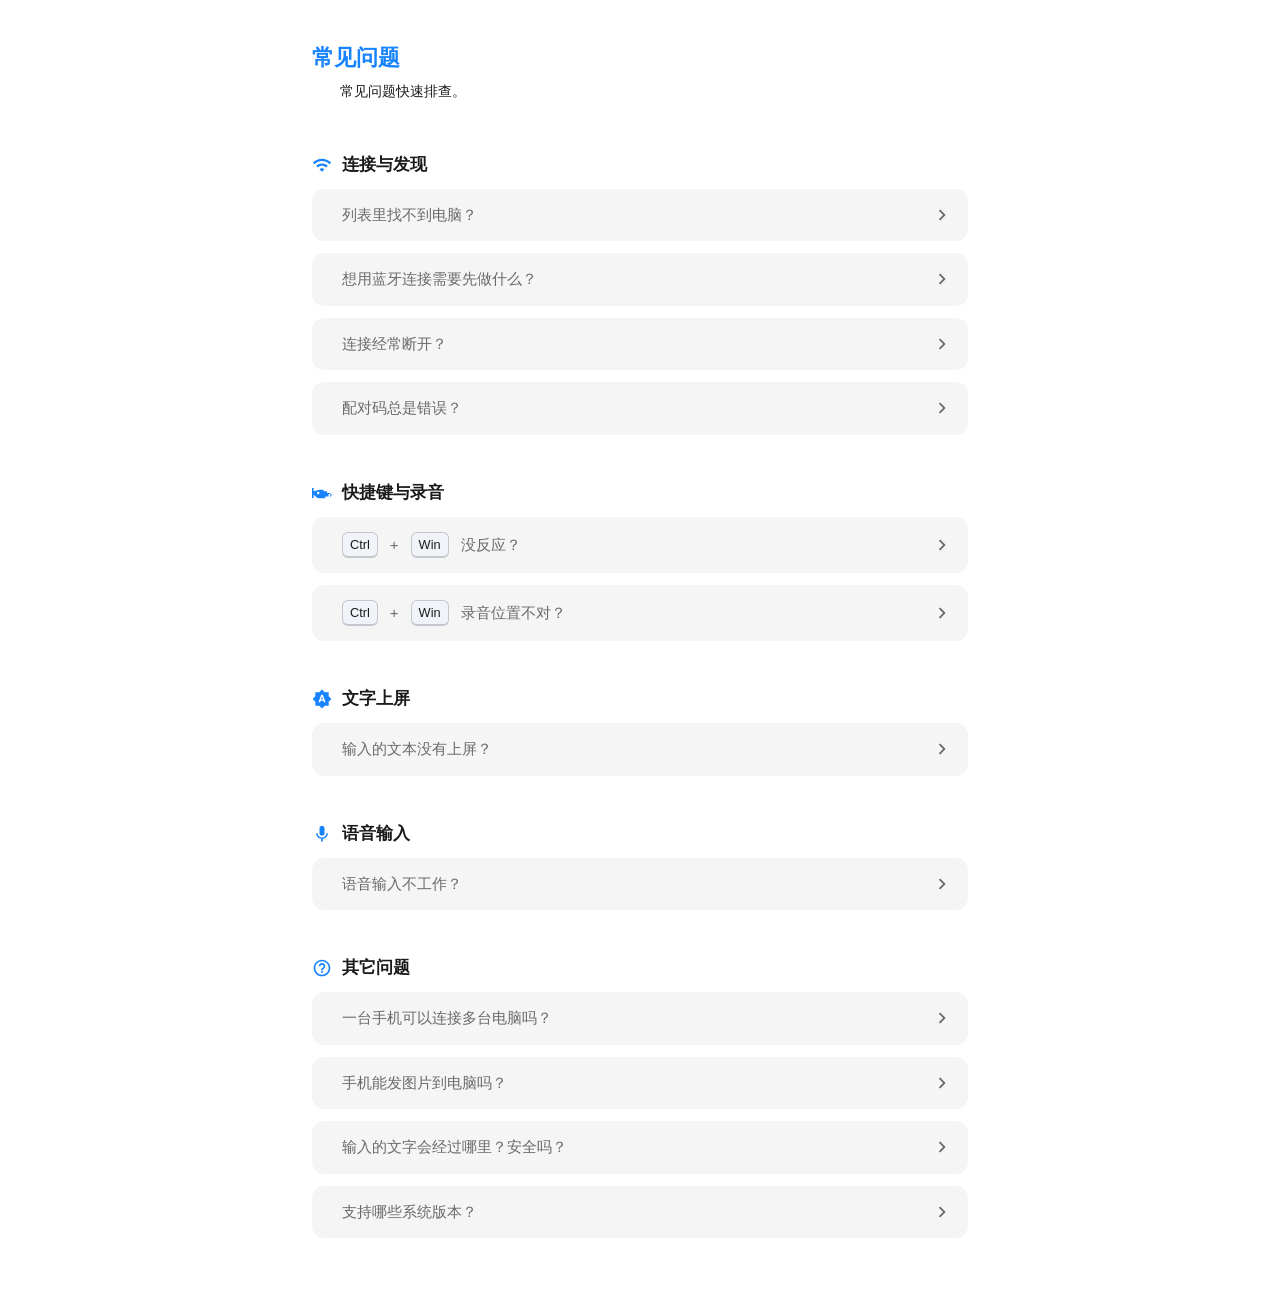
<file: app/help/faq/index.html>
<!DOCTYPE html>
<html lang="zh-CN" data-theme="light">
<head>
<meta charset="UTF-8">
<meta name="viewport" content="width=device-width, initial-scale=1, viewport-fit=cover">
<meta name="theme-color" content="#f5f5f5">
<meta name="description" content="LomoType 常见问题 - 找不到电脑、蓝牙连接、连接断开、配对码错误、快捷键没反应、文字不上屏、语音识别失败等排查。">
<title>常见问题 - LomoType 帮助</title>
<script>
(function(){
  var t = 'system';
  var stored = null;
  try { stored = localStorage.getItem('lomotype-help-theme'); } catch(e) {}
  if (stored && ['system','light','dark'].indexOf(stored) !== -1) {
    t = stored;
  } else {
    try { t = (window.LomoType && window.LomoType.getTheme()) || 'system'; } catch(e) {}
  }
  if (['system','light','dark'].indexOf(t) === -1) t = 'system';
  var resolved = t === 'system'
    ? (window.matchMedia && window.matchMedia('(prefers-color-scheme: dark)').matches ? 'dark' : 'light')
    : t;
  document.documentElement.setAttribute('data-theme', resolved);
  var meta = document.querySelector('meta[name="theme-color"]');
  if (meta) meta.setAttribute('content', resolved === 'dark' ? '#111111' : '#f5f5f5');
})();
</script>
<link rel="stylesheet" href="/assets/help/help.css?v=1786686497">
<script type="module" src="https://static.cloudflareinsights.com/beacon.min.js" data-cf-beacon='{"token": "73f5aa603a5c43739ab46177013bdab9"}'></script></head>
<body>

<svg xmlns="http://www.w3.org/2000/svg" style="display:none" aria-hidden="true">
  <symbol id="i-back" viewBox="0 0 24 24"><path d="M20 11H7.83l5.59-5.59L12 4l-8 8 8 8 1.41-1.41L7.83 13H20v-2z"/></symbol>
  <symbol id="i-chev" viewBox="0 0 24 24"><path d="M10 6L8.59 7.41 13.17 12l-4.58 4.59L10 18l6-6z"/></symbol>
  <symbol id="i-auto" viewBox="0 0 24 24"><path d="M10.85 12.65h2.3L12 9l-1.15 3.65zM20 8.69V4h-4.69L12 .69 8.69 4H4v4.69L.69 12 4 15.31V20h4.69L12 23.31 15.31 20H20v-4.69L23.31 12 20 8.69zM14.3 16l-.7-2h-3.2l-.7 2H7.8L11 7h2l3.2 9h-1.9z"/></symbol>
  <symbol id="i-light" viewBox="0 0 24 24"><path d="M6.76 4.84l-1.8-1.79-1.41 1.41 1.79 1.79 1.42-1.41zM4 10.5H1v2h3v-2zm9-9.95h-2V3.5h2V.55zm7.45 3.91l-1.41-1.41-1.79 1.79 1.41 1.41 1.79-1.79zm-3.21 13.7l1.79 1.8 1.41-1.41-1.8-1.79-1.4 1.4zM20 10.5v2h3v-2h-3zm-8-5c-3.31 0-6 2.69-6 6s2.69 6 6 6 6-2.69 6-6-2.69-6-6-6zm-1 16.95h2V19.5h-2v2.95zm-7.45-3.91l1.41 1.41 1.79-1.8-1.41-1.41-1.79 1.8z"/></symbol>
  <symbol id="i-dark" viewBox="0 0 24 24"><path d="M12 3c-4.97 0-9 4.03-9 9s4.03 9 9 9c.83 0 1.64-.11 2.41-.32-3.53-1.51-6.09-5.09-6.09-8.68 0-3.59 2.56-7.17 6.09-8.68C13.64 3.11 12.83 3 12 3z"/></symbol>
  <symbol id="i-info" viewBox="0 0 24 24"><path d="M11 7h2v2h-2V7zm0 4h2v6h-2v-6zm1-9C6.48 2 2 6.48 2 12s4.48 10 10 10 10-4.48 10-10S17.52 2 12 2zm0 18c-4.41 0-8-3.59-8-8s3.59-8 8-8 8 3.59 8 8-3.59 8-8 8z"/></symbol>
  <symbol id="i-check" viewBox="0 0 24 24"><path d="M12 2C6.48 2 2 6.48 2 12s4.48 10 10 10 10-4.48 10-10S17.52 2 12 2zm-2 15l-5-5 1.41-1.41L10 14.17l7.59-7.59L19 8l-9 9z"/></symbol>
  <symbol id="i-warn" viewBox="0 0 24 24"><path d="M1 21h22L12 2 1 21zm12-3h-2v-2h2v2zm0-4h-2v-4h2v4z"/></symbol>
  <symbol id="i-devices" viewBox="0 0 24 24"><path d="M4 6h18V4H4c-1.1 0-2 .9-2 2v11H0v3h14v-3H4V6zm19 2h-6c-.55 0-1 .45-1 1v10c0 .55.45 1 1 1h6c.55 0 1-.45 1-1V9c0-.55-.45-1-1-1zm-1 9h-4v-7h4v7z"/></symbol>
  <symbol id="i-phone" viewBox="0 0 24 24"><path d="M16 1H8C6.34 1 5 2.34 5 4v16c0 1.66 1.34 3 3 3h8c1.66 0 3-1.34 3-3V4c0-1.66-1.34-3-3-3zm-2 20h-4v-1h4v1zm3.25-3H6.75V4h10.5v14z"/></symbol>
  <symbol id="i-mic" viewBox="0 0 24 24"><path d="M12 14c1.66 0 2.99-1.34 2.99-3L15 5c0-1.66-1.34-3-3-3S9 3.34 9 5v6c0 1.66 1.34 3 3 3zm5.3-3c0 3-2.54 5.1-5.3 5.1S6.7 14 6.7 11H5c0 3.41 2.72 6.23 6 6.72V21h2v-3.28c3.28-.48 6-3.3 6-6.72h-1.7z"/></symbol>
  <symbol id="i-help" viewBox="0 0 24 24"><path d="M11 18h2v-2h-2v2zm1-16C6.48 2 2 6.48 2 12s4.48 10 10 10 10-4.48 10-10S17.52 2 12 2zm0 18c-4.41 0-8-3.59-8-8s3.59-8 8-8 8 3.59 8 8-3.59 8-8 8zm0-14c-2.21 0-4 1.79-4 4h2c0-1.1.9-2 2-2s2 .9 2 2c0 2-3 1.75-3 5h2c0-2.25 3-2.5 3-5 0-2.21-1.79-4-4-4z"/></symbol>
  <symbol id="i-search" viewBox="0 0 24 24"><path d="M15.5 14h-.79l-.28-.27C15.41 12.59 16 11.11 16 9.5 16 5.91 13.09 3 9.5 3S3 5.91 3 9.5 5.91 16 9.5 16c1.61 0 3.09-.59 4.23-1.57l.27.28v.79l5 4.99L20.49 19l-4.99-5zm-6 0C7.01 14 5 11.99 5 9.5S7.01 5 9.5 5 14 7.01 14 9.5 11.99 14 9.5 14z"/></symbol>
  <symbol id="i-settings" viewBox="0 0 24 24"><path d="M19.14 12.94c.04-.3.06-.61.06-.94 0-.32-.02-.64-.07-.94l2.03-1.58c.18-.14.23-.41.12-.61l-1.92-3.32c-.12-.22-.37-.29-.59-.22l-2.39.96c-.5-.38-1.03-.7-1.62-.94l-.36-2.54c-.04-.24-.24-.41-.48-.41h-3.84c-.24 0-.43.17-.47.41l-.36 2.54c-.59.24-1.13.57-1.62.94l-2.39-.96c-.22-.08-.47 0-.59.22L2.74 8.87c-.12.21-.08.47.12.61l2.03 1.58c-.05.3-.09.63-.09.94s.02.64.07.94l-2.03 1.58c-.18.14-.23.41-.12.61l1.92 3.32c.12.22.37.29.59.22l2.39-.96c.5.38 1.03.7 1.62.94l.36 2.54c.05.24.24.41.48.41h3.84c.24 0 .44-.17.47-.41l.36-2.54c.59-.24 1.13-.56 1.62-.94l2.39.96c.22.08.47 0 .59-.22l1.92-3.32c.12-.22.07-.47-.12-.61l-2.01-1.58zM12 15.6c-1.98 0-3.6-1.62-3.6-3.6s1.62-3.6 3.6-3.6 3.6 1.62 3.6 3.6-1.62 3.6-3.6 3.6z"/></symbol>
  <symbol id="i-bt" viewBox="0 0 24 24"><path d="M17.71 7.71L12 2h-1v7.59L6.41 5 5 6.41 10.59 12 5 17.59 6.41 19 11 14.41V22h1l5.71-5.71-4.3-4.29 4.3-4.29zM13 5.83l1.88 1.88L13 9.59V5.83zm1.88 10.46L13 18.17v-3.76l1.88 1.88z"/></symbol>
  <symbol id="i-wifi" viewBox="0 0 24 24"><path d="M1 9l2 2c4.97-4.97 13.03-4.97 18 0l2-2C16.93 2.93 7.08 2.93 1 9zm8 8l3 3 3-3c-1.65-1.66-4.34-1.66-6 0zm-4-4l2 2c2.76-2.76 7.24-2.76 10 0l2-2C15.14 9.14 8.87 9.14 5 13z"/></symbol>
  <symbol id="i-download" viewBox="0 0 24 24"><path d="M19 9h-4V3H9v6H5l7 7 7-7zM5 18v2h14v-2H5z"/></symbol>
  <symbol id="i-history" viewBox="0 0 24 24"><path d="M13 3c-4.97 0-9 4.03-9 9H1l3.89 3.89.07.14L9 12H6c0-3.87 3.13-7 7-7s7 3.13 7 7-3.13 7-7 7c-1.93 0-3.68-.79-4.94-2.06l-1.42 1.42C8.27 19.99 10.51 21 13 21c4.97 0 9-4.03 9-9s-4.03-9-9-9zm-1 5v5l4.28 2.54.72-1.21-3.5-2.08V8H12z"/></symbol>
  <symbol id="i-key" viewBox="0 0 24 24"><path d="M22 18v-6h-4v-2h-4v-2H9c-1.2 0-2.3.37-3.21 1L2 9.79V6H0v12h2v-3.79l4.07 3.41c.51.38 1.13.58 1.79.58h8v-2h4v-3h4zM7.5 13.5c-.83 0-1.5-.67-1.5-1.5s.67-1.5 1.5-1.5S9 11.17 9 12s-.67 1.5-1.5 1.5z"/></symbol>
</svg>

<main class="container">

  <section class="card">
    <h1>常见问题</h1>
    <p>常见问题快速排查。</p>
  </section>

  <section class="card article-section" id="g-connect">
    <h2><svg class="icon" aria-hidden="true"><use href="#i-wifi"/></svg>连接与发现</h2>

    <details class="faq-item">
      <summary>列表里找不到电脑？</summary>
      <div class="faq-body">
        <p>确认手机与电脑在同一 Wi-Fi、电脑端托盘程序正在运行、Windows 防火墙未拦截。<a href="/app/help/topic/H0001">详见完整排查</a>。</p>
      </div>
    </details>

    <details class="faq-item" id="bluetooth">
      <summary>想用蓝牙连接需要先做什么？</summary>
      <div class="faq-body">
        <p>电脑与手机系统蓝牙设置中完成配对，确认托盘程序运行、蓝牙已开启，手机端设置中开启蓝牙发现。<a href="/app/help/topic/H0001#bluetooth">详见步骤</a>。</p>
        <div class="callout info">
          <svg class="icon" aria-hidden="true"><use href="#i-wifi"/></svg>
          <p>蓝牙不依赖局域网，不在同一 Wi-Fi 时也可使用。</p>
        </div>
      </div>
    </details>

    <details class="faq-item">
      <summary>连接经常断开？</summary>
      <div class="faq-body">
        <ul>
          <li>手机切后台会自动断开，回前台后自动重连</li>
          <li>网络波动时每秒自动重试</li>
          <li>同一手机经局域网和蓝牙同时连同一电脑时，新传输自动接管旧的</li>
        </ul>
      </div>
    </details>

    <details class="faq-item">
      <summary>配对码总是错误？</summary>
      <div class="faq-body">
        <p>以电脑屏幕当前显示的 4 位为准；超过 30 秒未输入自动取消，重新连接即可。</p>
      </div>
    </details>
  </section>

  <section class="card article-section" id="g-hotkey">
    <h2><svg class="icon" aria-hidden="true"><use href="#i-key"/></svg>快捷键与录音</h2>

    <details class="faq-item">
      <summary><kbd>Ctrl</kbd> + <kbd>Win</kbd> 没反应？</summary>
      <div class="faq-body">
        <ul>
          <li><strong>语音模式</strong>：确认处于语音模式且已启用识别配置</li>
          <li><strong>键盘模式</strong>：确认无障碍服务已开启、已完成<a href="/app/help/voice#coords">截图设置坐标</a></li>
          <li>确认组合键未被其他程序占用</li>
        </ul>
      </div>
    </details>

    <details class="faq-item">
      <summary><kbd>Ctrl</kbd> + <kbd>Win</kbd> 录音位置不对？</summary>
      <div class="faq-body">
        <p>重新<a href="/app/help/voice#coords">截图设置坐标</a>标记空格键位置；确认当前输入法为支持的输入法（豆包、微信、搜狗、百度、讯飞、QQ 拼音按住录音；Typeless、Gboard 点击录音）。</p>
      </div>
    </details>
  </section>

  <section class="card article-section" id="g-input">
    <h2><svg class="icon" aria-hidden="true"><use href="#i-auto"/></svg>文字上屏</h2>

    <details class="faq-item">
      <summary>输入的文本没有上屏？</summary>
      <div class="faq-body">
        <p>部分应用拦截模拟按键（游戏、远程桌面）。在设置 -> 常规 -> 输入方式 切换为「剪贴板粘贴」。</p>
      </div>
    </details>
  </section>

  <section class="card article-section" id="g-voice">
    <h2><svg class="icon" aria-hidden="true"><use href="#i-mic"/></svg>语音输入</h2>

    <details class="faq-item">
      <summary>语音输入不工作？</summary>
      <div class="faq-body">
        <ul>
          <li>确认已启用识别配置（设置 -> 语音识别）</li>
          <li>确认已授予麦克风权限</li>
          <li>语音识别依赖云端服务，需保持网络连接</li>
          <li>部分服务需特定 endpoint / 模型配置，参考<a href="/app/help/voice#config">语音识别配置</a></li>
        </ul>
      </div>
    </details>
  </section>

  <section class="card article-section" id="g-other">
    <h2><svg class="icon" aria-hidden="true"><use href="#i-help"/></svg>其它问题</h2>

    <details class="faq-item">
      <summary>一台手机可以连接多台电脑吗？</summary>
      <div class="faq-body">
        <p>可以。手机同时列出多台电脑，可分别保持连接。同一台电脑同一时间只能被一台手机占用，新连接会抢占旧连接。连接多台电脑时，列表第一台为「活跃电脑」，所有文字、图片、语音发送给它，可拖动排序调整。</p>
      </div>
    </details>

    <details class="faq-item">
      <summary>手机能发图片到电脑吗？</summary>
      <div class="faq-body">
        <p>可以。手机「文件」页选择图片后发送，图片经局域网直接传到电脑并粘贴到当前窗口（图片传输仅支持局域网，不支持蓝牙）。</p>
      </div>
    </details>

    <details class="faq-item">
      <summary>输入的文字会经过哪里？安全吗？</summary>
      <div class="faq-body">
        <p>文字经局域网或蓝牙直接从手机送到电脑，不经过第三方服务器。唯一例外是语音输入 -- 音频会上传至你选择的云端识别服务。</p>
      </div>
    </details>

    <details class="faq-item">
      <summary>支持哪些系统版本？</summary>
      <div class="faq-body">
        <ul>
          <li>手机端：Android 7.0（API 24）及以上</li>
          <li>电脑端：Windows 7 SP1 及以上（建议 Windows 10 / 11）</li>
        </ul>
      </div>
    </details>
  </section>

</main>

<button class="theme-toggle hide" type="button" aria-label="切换主题">
  <svg class="icon" aria-hidden="true"><use href="#i-light"/></svg>
</button>

<script src="/assets/help/help.js?v=1786686497"></script>
</body>
</html>
</file>
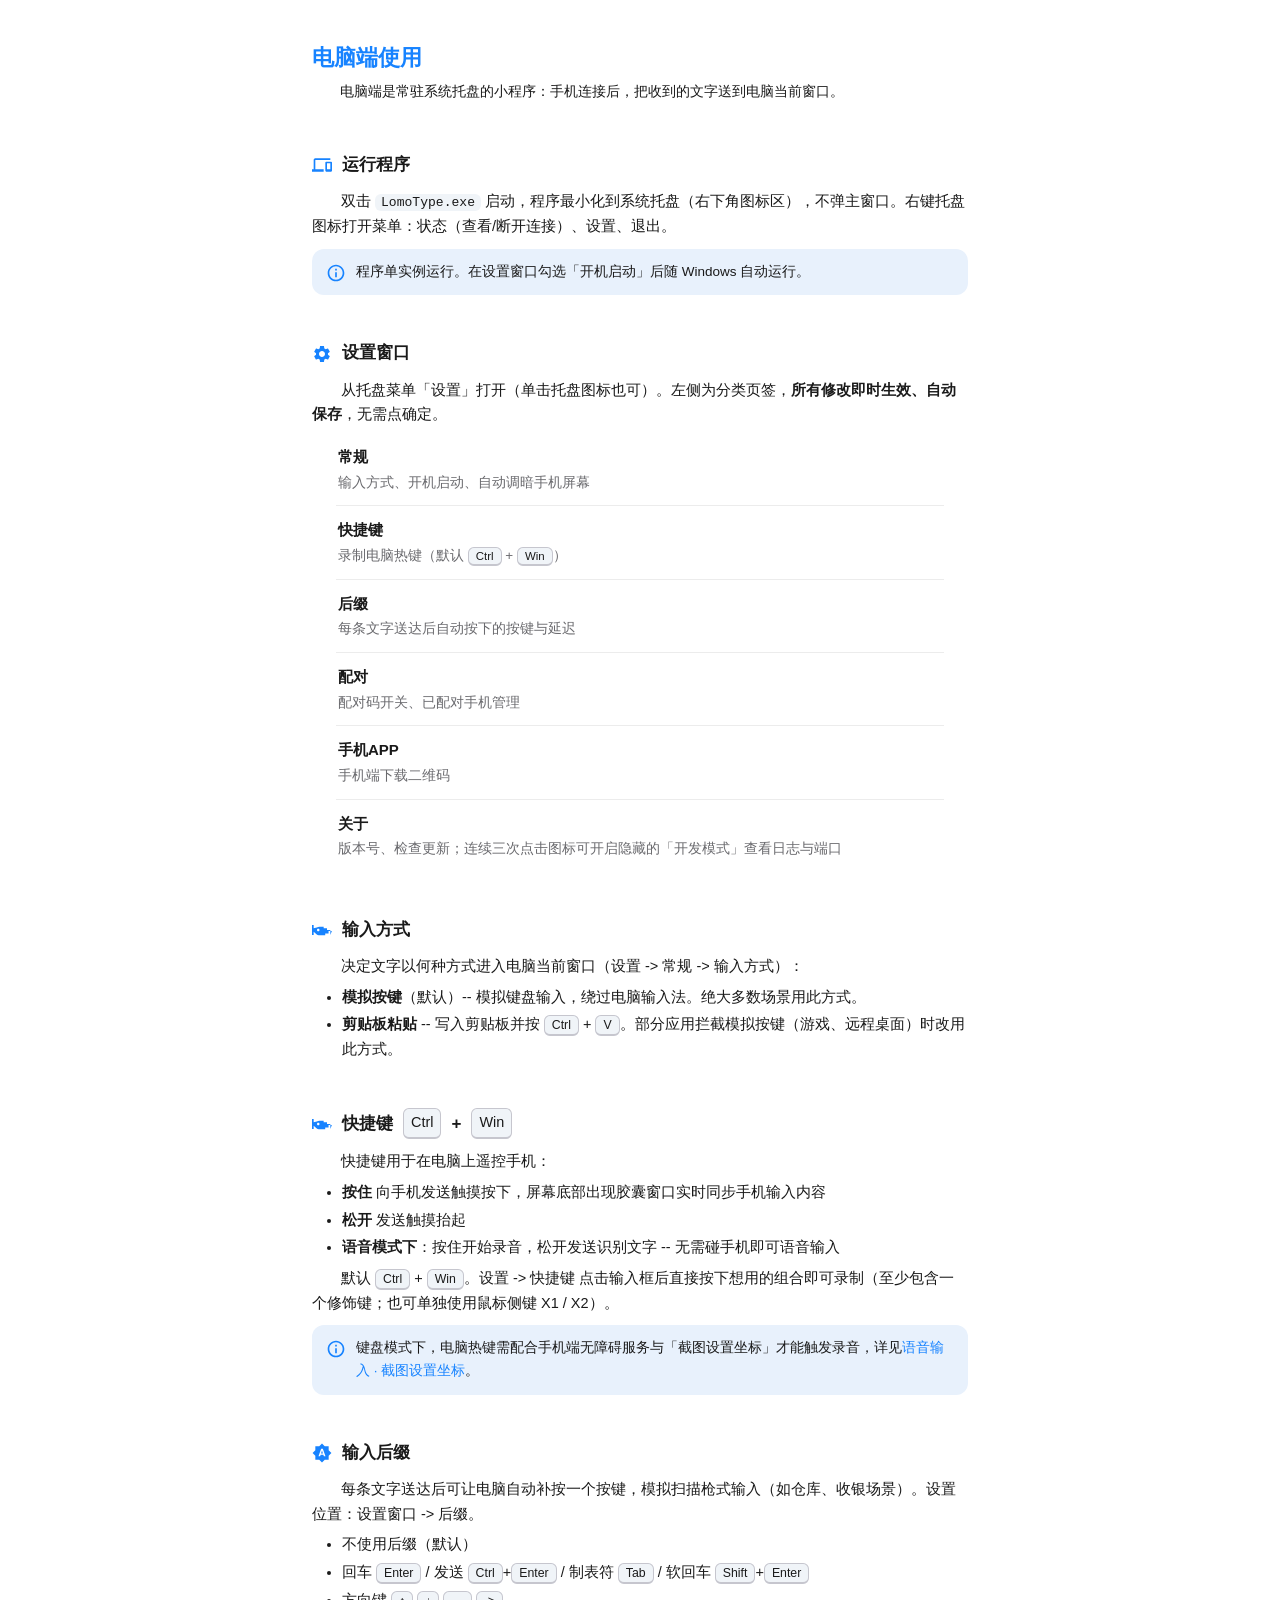
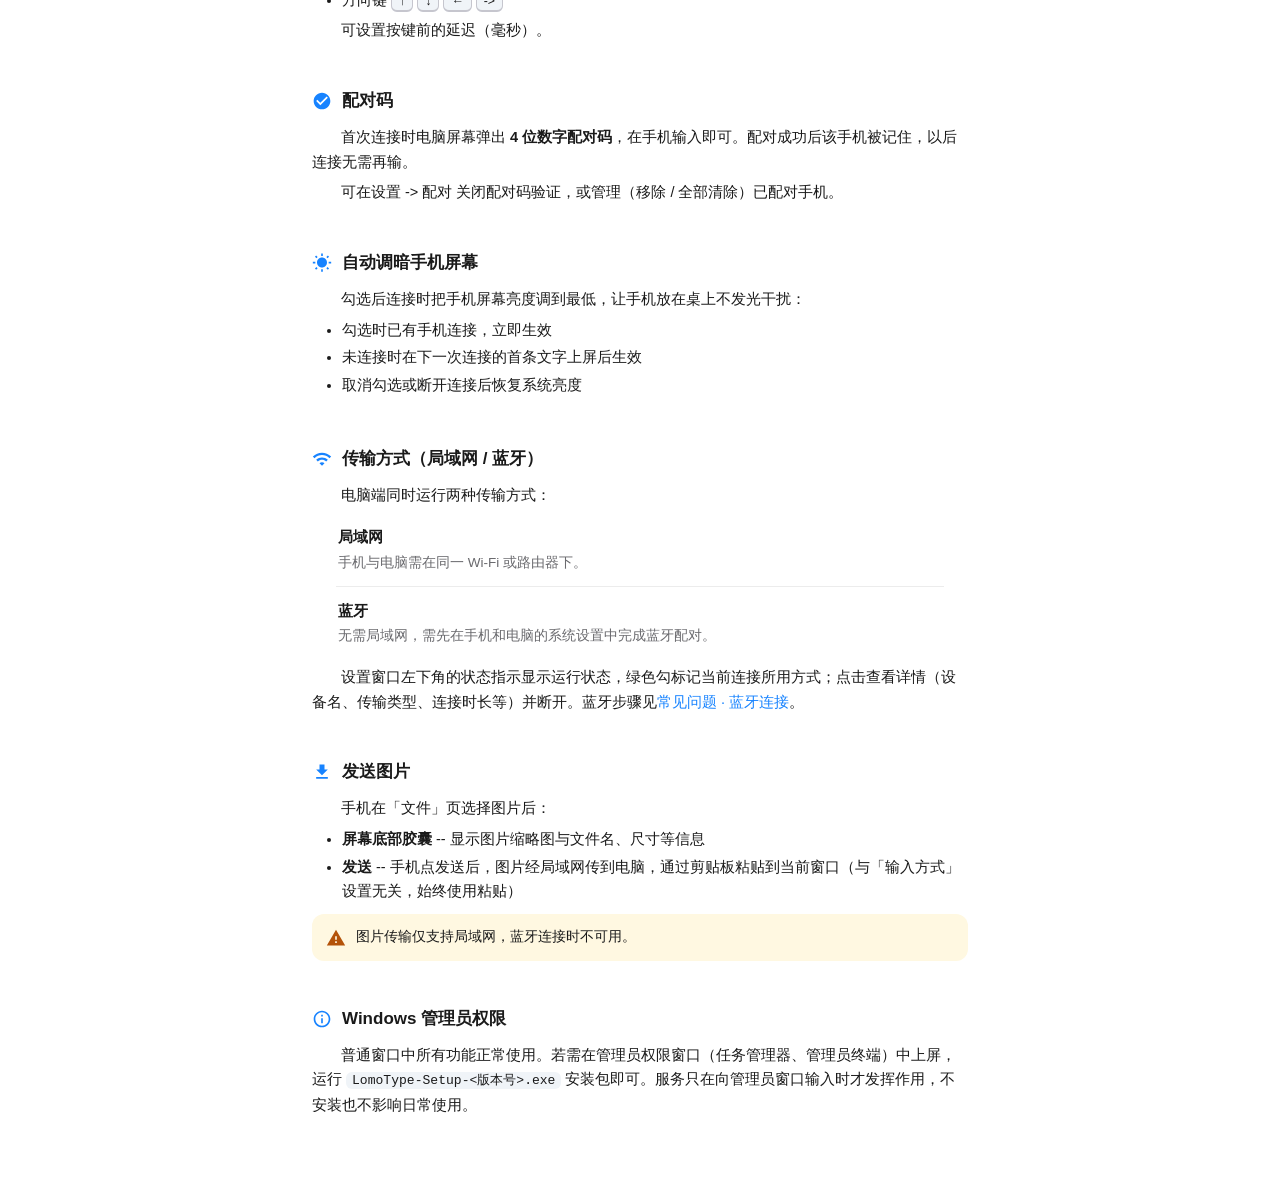
<file: app/help/pc/index.html>
<!DOCTYPE html>
<html lang="zh-CN" data-theme="light">
<head>
<meta charset="UTF-8">
<meta name="viewport" content="width=device-width, initial-scale=1, viewport-fit=cover">
<meta name="theme-color" content="#f5f5f5">
<meta name="description" content="LomoType 电脑端使用帮助 - 运行与托盘、设置窗口、快捷键、输入方式、配对码、输入后缀、蓝牙与局域网传输。">
<title>电脑端使用 - LomoType 帮助</title>
<script>
(function(){
  var t = 'system';
  var stored = null;
  try { stored = localStorage.getItem('lomotype-help-theme'); } catch(e) {}
  if (stored && ['system','light','dark'].indexOf(stored) !== -1) {
    t = stored;
  } else {
    try { t = (window.LomoType && window.LomoType.getTheme()) || 'system'; } catch(e) {}
  }
  if (['system','light','dark'].indexOf(t) === -1) t = 'system';
  var resolved = t === 'system'
    ? (window.matchMedia && window.matchMedia('(prefers-color-scheme: dark)').matches ? 'dark' : 'light')
    : t;
  document.documentElement.setAttribute('data-theme', resolved);
  var meta = document.querySelector('meta[name="theme-color"]');
  if (meta) meta.setAttribute('content', resolved === 'dark' ? '#111111' : '#f5f5f5');
})();
</script>
<link rel="stylesheet" href="/assets/help/help.css?v=1786686497">
<script type="module" src="https://static.cloudflareinsights.com/beacon.min.js" data-cf-beacon='{"token": "73f5aa603a5c43739ab46177013bdab9"}'></script></head>
<body>

<svg xmlns="http://www.w3.org/2000/svg" style="display:none" aria-hidden="true">
  <symbol id="i-back" viewBox="0 0 24 24"><path d="M20 11H7.83l5.59-5.59L12 4l-8 8 8 8 1.41-1.41L7.83 13H20v-2z"/></symbol>
  <symbol id="i-chev" viewBox="0 0 24 24"><path d="M10 6L8.59 7.41 13.17 12l-4.58 4.59L10 18l6-6z"/></symbol>
  <symbol id="i-auto" viewBox="0 0 24 24"><path d="M10.85 12.65h2.3L12 9l-1.15 3.65zM20 8.69V4h-4.69L12 .69 8.69 4H4v4.69L.69 12 4 15.31V20h4.69L12 23.31 15.31 20H20v-4.69L23.31 12 20 8.69zM14.3 16l-.7-2h-3.2l-.7 2H7.8L11 7h2l3.2 9h-1.9z"/></symbol>
  <symbol id="i-light" viewBox="0 0 24 24"><path d="M6.76 4.84l-1.8-1.79-1.41 1.41 1.79 1.79 1.42-1.41zM4 10.5H1v2h3v-2zm9-9.95h-2V3.5h2V.55zm7.45 3.91l-1.41-1.41-1.79 1.79 1.41 1.41 1.79-1.79zm-3.21 13.7l1.79 1.8 1.41-1.41-1.8-1.79-1.4 1.4zM20 10.5v2h3v-2h-3zm-8-5c-3.31 0-6 2.69-6 6s2.69 6 6 6 6-2.69 6-6-2.69-6-6-6zm-1 16.95h2V19.5h-2v2.95zm-7.45-3.91l1.41 1.41 1.79-1.8-1.41-1.41-1.79 1.8z"/></symbol>
  <symbol id="i-dark" viewBox="0 0 24 24"><path d="M12 3c-4.97 0-9 4.03-9 9s4.03 9 9 9c.83 0 1.64-.11 2.41-.32-3.53-1.51-6.09-5.09-6.09-8.68 0-3.59 2.56-7.17 6.09-8.68C13.64 3.11 12.83 3 12 3z"/></symbol>
  <symbol id="i-info" viewBox="0 0 24 24"><path d="M11 7h2v2h-2V7zm0 4h2v6h-2v-6zm1-9C6.48 2 2 6.48 2 12s4.48 10 10 10 10-4.48 10-10S17.52 2 12 2zm0 18c-4.41 0-8-3.59-8-8s3.59-8 8-8 8 3.59 8 8-3.59 8-8 8z"/></symbol>
  <symbol id="i-check" viewBox="0 0 24 24"><path d="M12 2C6.48 2 2 6.48 2 12s4.48 10 10 10 10-4.48 10-10S17.52 2 12 2zm-2 15l-5-5 1.41-1.41L10 14.17l7.59-7.59L19 8l-9 9z"/></symbol>
  <symbol id="i-warn" viewBox="0 0 24 24"><path d="M1 21h22L12 2 1 21zm12-3h-2v-2h2v2zm0-4h-2v-4h2v4z"/></symbol>
  <symbol id="i-devices" viewBox="0 0 24 24"><path d="M4 6h18V4H4c-1.1 0-2 .9-2 2v11H0v3h14v-3H4V6zm19 2h-6c-.55 0-1 .45-1 1v10c0 .55.45 1 1 1h6c.55 0 1-.45 1-1V9c0-.55-.45-1-1-1zm-1 9h-4v-7h4v7z"/></symbol>
  <symbol id="i-phone" viewBox="0 0 24 24"><path d="M16 1H8C6.34 1 5 2.34 5 4v16c0 1.66 1.34 3 3 3h8c1.66 0 3-1.34 3-3V4c0-1.66-1.34-3-3-3zm-2 20h-4v-1h4v1zm3.25-3H6.75V4h10.5v14z"/></symbol>
  <symbol id="i-mic" viewBox="0 0 24 24"><path d="M12 14c1.66 0 2.99-1.34 2.99-3L15 5c0-1.66-1.34-3-3-3S9 3.34 9 5v6c0 1.66 1.34 3 3 3zm5.3-3c0 3-2.54 5.1-5.3 5.1S6.7 14 6.7 11H5c0 3.41 2.72 6.23 6 6.72V21h2v-3.28c3.28-.48 6-3.3 6-6.72h-1.7z"/></symbol>
  <symbol id="i-help" viewBox="0 0 24 24"><path d="M11 18h2v-2h-2v2zm1-16C6.48 2 2 6.48 2 12s4.48 10 10 10 10-4.48 10-10S17.52 2 12 2zm0 18c-4.41 0-8-3.59-8-8s3.59-8 8-8 8 3.59 8 8-3.59 8-8 8zm0-14c-2.21 0-4 1.79-4 4h2c0-1.1.9-2 2-2s2 .9 2 2c0 2-3 1.75-3 5h2c0-2.25 3-2.5 3-5 0-2.21-1.79-4-4-4z"/></symbol>
  <symbol id="i-search" viewBox="0 0 24 24"><path d="M15.5 14h-.79l-.28-.27C15.41 12.59 16 11.11 16 9.5 16 5.91 13.09 3 9.5 3S3 5.91 3 9.5 5.91 16 9.5 16c1.61 0 3.09-.59 4.23-1.57l.27.28v.79l5 4.99L20.49 19l-4.99-5zm-6 0C7.01 14 5 11.99 5 9.5S7.01 5 9.5 5 14 7.01 14 9.5 11.99 14 9.5 14z"/></symbol>
  <symbol id="i-settings" viewBox="0 0 24 24"><path d="M19.14 12.94c.04-.3.06-.61.06-.94 0-.32-.02-.64-.07-.94l2.03-1.58c.18-.14.23-.41.12-.61l-1.92-3.32c-.12-.22-.37-.29-.59-.22l-2.39.96c-.5-.38-1.03-.7-1.62-.94l-.36-2.54c-.04-.24-.24-.41-.48-.41h-3.84c-.24 0-.43.17-.47.41l-.36 2.54c-.59.24-1.13.57-1.62.94l-2.39-.96c-.22-.08-.47 0-.59.22L2.74 8.87c-.12.21-.08.47.12.61l2.03 1.58c-.05.3-.09.63-.09.94s.02.64.07.94l-2.03 1.58c-.18.14-.23.41-.12.61l1.92 3.32c.12.22.37.29.59.22l2.39-.96c.5.38 1.03.7 1.62.94l.36 2.54c.05.24.24.41.48.41h3.84c.24 0 .44-.17.47-.41l.36-2.54c.59-.24 1.13-.56 1.62-.94l2.39.96c.22.08.47 0 .59-.22l1.92-3.32c.12-.22.07-.47-.12-.61l-2.01-1.58zM12 15.6c-1.98 0-3.6-1.62-3.6-3.6s1.62-3.6 3.6-3.6 3.6 1.62 3.6 3.6-1.62 3.6-3.6 3.6z"/></symbol>
  <symbol id="i-bt" viewBox="0 0 24 24"><path d="M17.71 7.71L12 2h-1v7.59L6.41 5 5 6.41 10.59 12 5 17.59 6.41 19 11 14.41V22h1l5.71-5.71-4.3-4.29 4.3-4.29zM13 5.83l1.88 1.88L13 9.59V5.83zm1.88 10.46L13 18.17v-3.76l1.88 1.88z"/></symbol>
  <symbol id="i-wifi" viewBox="0 0 24 24"><path d="M1 9l2 2c4.97-4.97 13.03-4.97 18 0l2-2C16.93 2.93 7.08 2.93 1 9zm8 8l3 3 3-3c-1.65-1.66-4.34-1.66-6 0zm-4-4l2 2c2.76-2.76 7.24-2.76 10 0l2-2C15.14 9.14 8.87 9.14 5 13z"/></symbol>
  <symbol id="i-download" viewBox="0 0 24 24"><path d="M19 9h-4V3H9v6H5l7 7 7-7zM5 18v2h14v-2H5z"/></symbol>
  <symbol id="i-history" viewBox="0 0 24 24"><path d="M13 3c-4.97 0-9 4.03-9 9H1l3.89 3.89.07.14L9 12H6c0-3.87 3.13-7 7-7s7 3.13 7 7-3.13 7-7 7c-1.93 0-3.68-.79-4.94-2.06l-1.42 1.42C8.27 19.99 10.51 21 13 21c4.97 0 9-4.03 9-9s-4.03-9-9-9zm-1 5v5l4.28 2.54.72-1.21-3.5-2.08V8H12z"/></symbol>
  <symbol id="i-key" viewBox="0 0 24 24"><path d="M22 18v-6h-4v-2h-4v-2H9c-1.2 0-2.3.37-3.21 1L2 9.79V6H0v12h2v-3.79l4.07 3.41c.51.38 1.13.58 1.79.58h8v-2h4v-3h4zM7.5 13.5c-.83 0-1.5-.67-1.5-1.5s.67-1.5 1.5-1.5S9 11.17 9 12s-.67 1.5-1.5 1.5z"/></symbol>
</svg>

<main class="container">

  <section class="card">
    <h1>电脑端使用</h1>
    <p>电脑端是常驻系统托盘的小程序：手机连接后，把收到的文字送到电脑当前窗口。</p>
  </section>

  <section class="card article-section" id="run">
    <h2><svg class="icon" aria-hidden="true"><use href="#i-devices"/></svg>运行程序</h2>
    <p>双击 <code>LomoType.exe</code> 启动，程序最小化到系统托盘（右下角图标区），不弹主窗口。右键托盘图标打开菜单：状态（查看/断开连接）、设置、退出。</p>
    <div class="callout info">
      <svg class="icon" aria-hidden="true"><use href="#i-info"/></svg>
      <p>程序单实例运行。在设置窗口勾选「开机启动」后随 Windows 自动运行。</p>
    </div>
  </section>

  <section class="card article-section" id="settings">
    <h2><svg class="icon" aria-hidden="true"><use href="#i-settings"/></svg>设置窗口</h2>
    <p>从托盘菜单「设置」打开（单击托盘图标也可）。左侧为分类页签，<strong>所有修改即时生效、自动保存</strong>，无需点确定。</p>
    <div class="rows">
      <div class="row">
        <div><strong>常规</strong><p>输入方式、开机启动、自动调暗手机屏幕</p></div>
      </div>
      <div class="row">
        <div><strong>快捷键</strong><p>录制电脑热键（默认 <kbd>Ctrl</kbd> + <kbd>Win</kbd>）</p></div>
      </div>
      <div class="row">
        <div><strong>后缀</strong><p>每条文字送达后自动按下的按键与延迟</p></div>
      </div>
      <div class="row">
        <div><strong>配对</strong><p>配对码开关、已配对手机管理</p></div>
      </div>
      <div class="row">
        <div><strong>手机APP</strong><p>手机端下载二维码</p></div>
      </div>
      <div class="row">
        <div><strong>关于</strong><p>版本号、检查更新；连续三次点击图标可开启隐藏的「开发模式」查看日志与端口</p></div>
      </div>
    </div>
  </section>

  <section class="card article-section" id="backend">
    <h2><svg class="icon" aria-hidden="true"><use href="#i-key"/></svg>输入方式</h2>
    <p>决定文字以何种方式进入电脑当前窗口（设置 -> 常规 -> 输入方式）：</p>
    <ul>
      <li><strong>模拟按键</strong>（默认）-- 模拟键盘输入，绕过电脑输入法。绝大多数场景用此方式。</li>
      <li><strong>剪贴板粘贴</strong> -- 写入剪贴板并按 <kbd>Ctrl</kbd> + <kbd>V</kbd>。部分应用拦截模拟按键（游戏、远程桌面）时改用此方式。</li>
    </ul>
  </section>

  <section class="card article-section" id="hotkey">
    <h2><svg class="icon" aria-hidden="true"><use href="#i-key"/></svg>快捷键 <kbd>Ctrl</kbd> + <kbd>Win</kbd></h2>
    <p>快捷键用于在电脑上遥控手机：</p>
    <ul>
      <li><strong>按住</strong> 向手机发送触摸按下，屏幕底部出现胶囊窗口实时同步手机输入内容</li>
      <li><strong>松开</strong> 发送触摸抬起</li>
      <li><strong>语音模式下</strong>：按住开始录音，松开发送识别文字 -- 无需碰手机即可语音输入</li>
    </ul>
    <p>默认 <kbd>Ctrl</kbd> + <kbd>Win</kbd>。设置 -> 快捷键 点击输入框后直接按下想用的组合即可录制（至少包含一个修饰键；也可单独使用鼠标侧键 X1 / X2）。</p>
    <div class="callout info">
      <svg class="icon" aria-hidden="true"><use href="#i-info"/></svg>
      <p>键盘模式下，电脑热键需配合手机端无障碍服务与「截图设置坐标」才能触发录音，详见<a href="/app/help/voice#coords">语音输入 · 截图设置坐标</a>。</p>
    </div>
  </section>

  <section class="card article-section" id="suffix">
    <h2><svg class="icon" aria-hidden="true"><use href="#i-auto"/></svg>输入后缀</h2>
    <p>每条文字送达后可让电脑自动补按一个按键，模拟扫描枪式输入（如仓库、收银场景）。设置位置：设置窗口 -> 后缀。</p>
    <ul>
      <li>不使用后缀（默认）</li>
      <li>回车 <kbd>Enter</kbd> / 发送 <kbd>Ctrl</kbd>+<kbd>Enter</kbd> / 制表符 <kbd>Tab</kbd> / 软回车 <kbd>Shift</kbd>+<kbd>Enter</kbd></li>
      <li>方向键 <kbd>↑</kbd> <kbd>↓</kbd> <kbd>←</kbd> <kbd>-></kbd></li>
    </ul>
    <p>可设置按键前的延迟（毫秒）。</p>
  </section>

  <section class="card article-section" id="pairing">
    <h2><svg class="icon" aria-hidden="true"><use href="#i-check"/></svg>配对码</h2>
    <p>首次连接时电脑屏幕弹出 <strong>4 位数字配对码</strong>，在手机输入即可。配对成功后该手机被记住，以后连接无需再输。</p>
    <p>可在设置 -> 配对 关闭配对码验证，或管理（移除 / 全部清除）已配对手机。</p>
  </section>

  <section class="card article-section" id="dim">
    <h2><svg class="icon" aria-hidden="true"><use href="#i-light"/></svg>自动调暗手机屏幕</h2>
    <p>勾选后连接时把手机屏幕亮度调到最低，让手机放在桌上不发光干扰：</p>
    <ul>
      <li>勾选时已有手机连接，立即生效</li>
      <li>未连接时在下一次连接的首条文字上屏后生效</li>
      <li>取消勾选或断开连接后恢复系统亮度</li>
    </ul>
  </section>

  <section class="card article-section" id="transport">
    <h2><svg class="icon" aria-hidden="true"><use href="#i-wifi"/></svg>传输方式（局域网 / 蓝牙）</h2>
    <p>电脑端同时运行两种传输方式：</p>
    <div class="rows">
      <div class="row">
        <div><strong>局域网</strong><p>手机与电脑需在同一 Wi-Fi 或路由器下。</p></div>
      </div>
      <div class="row">
        <div><strong>蓝牙</strong><p>无需局域网，需先在手机和电脑的系统设置中完成蓝牙配对。</p></div>
      </div>
    </div>
    <p>设置窗口左下角的状态指示显示运行状态，绿色勾标记当前连接所用方式；点击查看详情（设备名、传输类型、连接时长等）并断开。蓝牙步骤见<a href="/app/help/faq#bluetooth">常见问题 · 蓝牙连接</a>。</p>
  </section>

  <section class="card article-section" id="photo">
    <h2><svg class="icon" aria-hidden="true"><use href="#i-download"/></svg>发送图片</h2>
    <p>手机在「文件」页选择图片后：</p>
    <ul>
      <li><strong>屏幕底部胶囊</strong> -- 显示图片缩略图与文件名、尺寸等信息</li>
      <li><strong>发送</strong> -- 手机点发送后，图片经局域网传到电脑，通过剪贴板粘贴到当前窗口（与「输入方式」设置无关，始终使用粘贴）</li>
    </ul>
    <div class="callout warn">
      <svg class="icon" aria-hidden="true"><use href="#i-warn"/></svg>
      <p>图片传输仅支持局域网，蓝牙连接时不可用。</p>
    </div>
  </section>

  <section class="card article-section" id="admin">
    <h2><svg class="icon" aria-hidden="true"><use href="#i-info"/></svg>Windows 管理员权限</h2>
    <p>普通窗口中所有功能正常使用。若需在管理员权限窗口（任务管理器、管理员终端）中上屏，运行 <code>LomoType-Setup-&lt;版本号&gt;.exe</code> 安装包即可。服务只在向管理员窗口输入时才发挥作用，不安装也不影响日常使用。</p>
  </section>

</main>

<button class="theme-toggle hide" type="button" aria-label="切换主题">
  <svg class="icon" aria-hidden="true"><use href="#i-light"/></svg>
</button>

<script src="/assets/help/help.js?v=1786686497"></script>
</body>
</html>
</file>
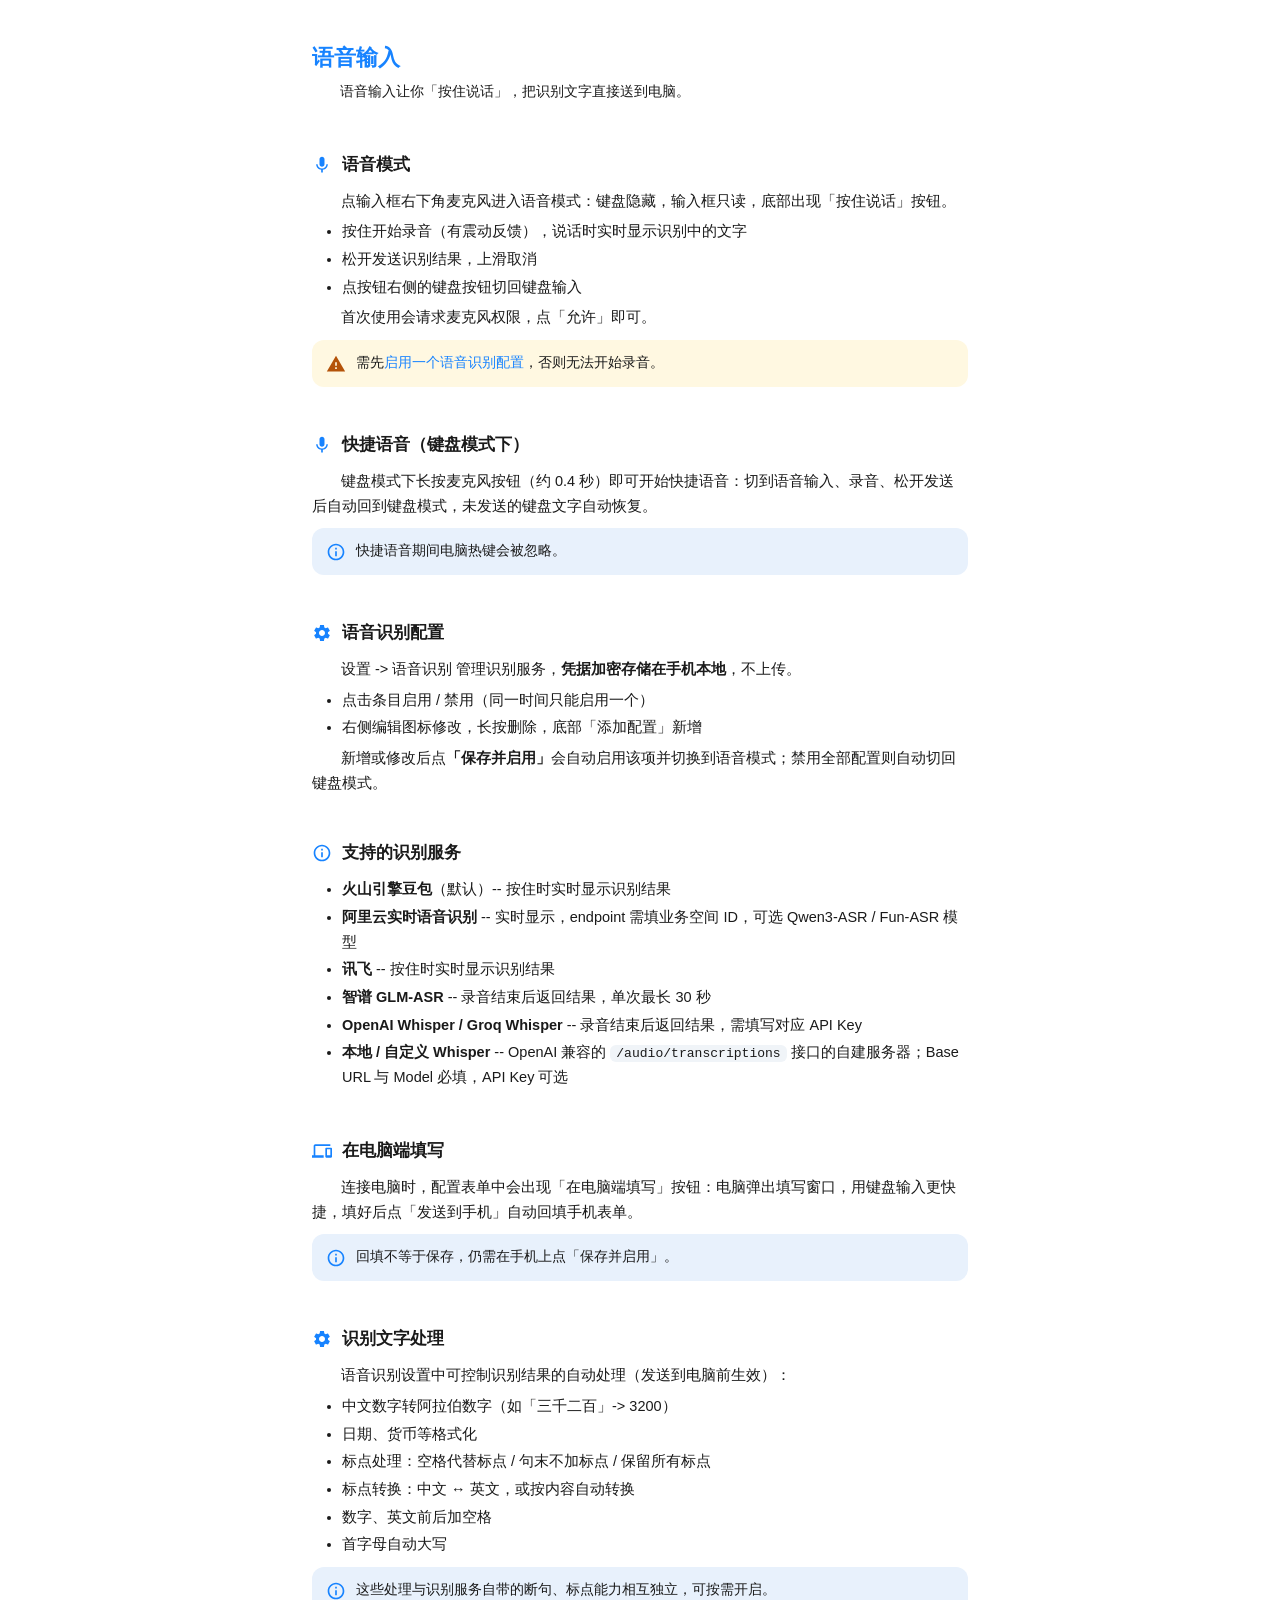
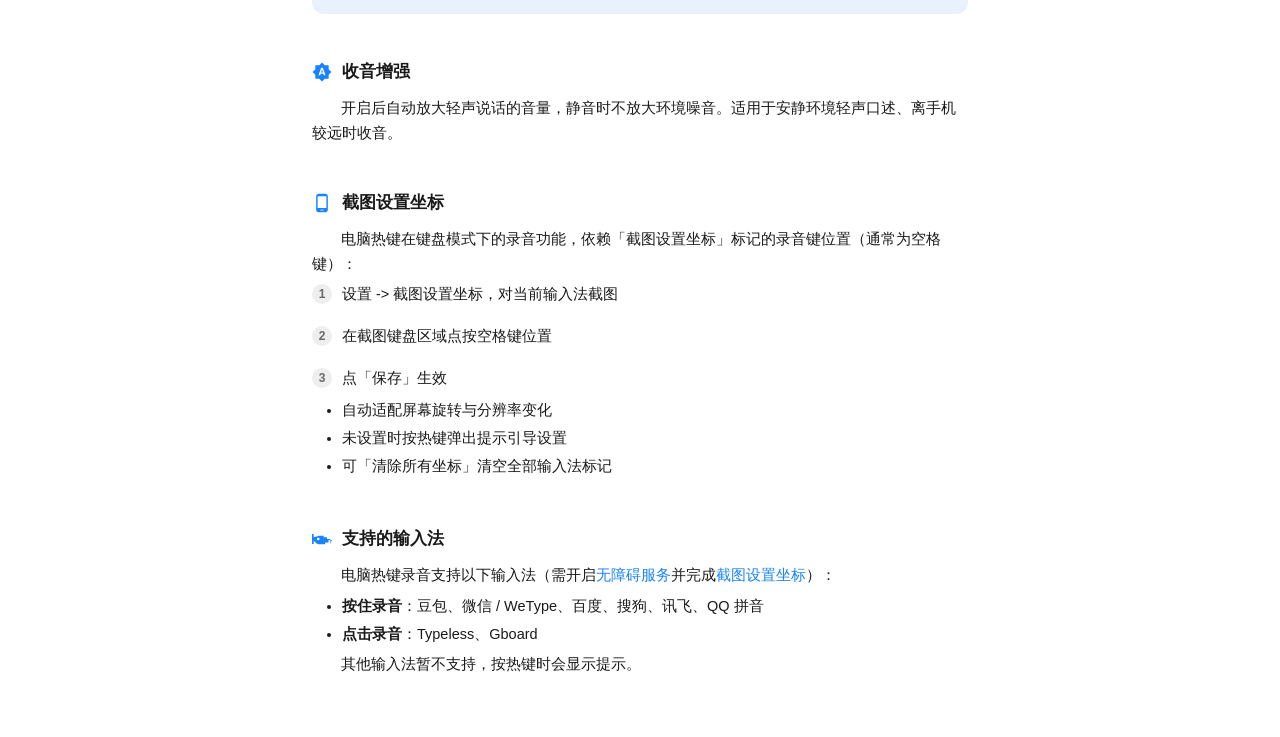
<file: app/help/voice/index.html>
<!DOCTYPE html>
<html lang="zh-CN" data-theme="light">
<head>
<meta charset="UTF-8">
<meta name="viewport" content="width=device-width, initial-scale=1, viewport-fit=cover">
<meta name="theme-color" content="#f5f5f5">
<meta name="description" content="LomoType 语音输入帮助 - 语音模式、语音识别配置与供应商、识别文字处理、收音增强、截图设置坐标与支持的输入法。">
<title>语音输入 - LomoType 帮助</title>
<script>
(function(){
  var t = 'system';
  var stored = null;
  try { stored = localStorage.getItem('lomotype-help-theme'); } catch(e) {}
  if (stored && ['system','light','dark'].indexOf(stored) !== -1) {
    t = stored;
  } else {
    try { t = (window.LomoType && window.LomoType.getTheme()) || 'system'; } catch(e) {}
  }
  if (['system','light','dark'].indexOf(t) === -1) t = 'system';
  var resolved = t === 'system'
    ? (window.matchMedia && window.matchMedia('(prefers-color-scheme: dark)').matches ? 'dark' : 'light')
    : t;
  document.documentElement.setAttribute('data-theme', resolved);
  var meta = document.querySelector('meta[name="theme-color"]');
  if (meta) meta.setAttribute('content', resolved === 'dark' ? '#111111' : '#f5f5f5');
})();
</script>
<link rel="stylesheet" href="/assets/help/help.css?v=1786686497">
<script type="module" src="https://static.cloudflareinsights.com/beacon.min.js" data-cf-beacon='{"token": "73f5aa603a5c43739ab46177013bdab9"}'></script></head>
<body>

<svg xmlns="http://www.w3.org/2000/svg" style="display:none" aria-hidden="true">
  <symbol id="i-back" viewBox="0 0 24 24"><path d="M20 11H7.83l5.59-5.59L12 4l-8 8 8 8 1.41-1.41L7.83 13H20v-2z"/></symbol>
  <symbol id="i-chev" viewBox="0 0 24 24"><path d="M10 6L8.59 7.41 13.17 12l-4.58 4.59L10 18l6-6z"/></symbol>
  <symbol id="i-auto" viewBox="0 0 24 24"><path d="M10.85 12.65h2.3L12 9l-1.15 3.65zM20 8.69V4h-4.69L12 .69 8.69 4H4v4.69L.69 12 4 15.31V20h4.69L12 23.31 15.31 20H20v-4.69L23.31 12 20 8.69zM14.3 16l-.7-2h-3.2l-.7 2H7.8L11 7h2l3.2 9h-1.9z"/></symbol>
  <symbol id="i-light" viewBox="0 0 24 24"><path d="M6.76 4.84l-1.8-1.79-1.41 1.41 1.79 1.79 1.42-1.41zM4 10.5H1v2h3v-2zm9-9.95h-2V3.5h2V.55zm7.45 3.91l-1.41-1.41-1.79 1.79 1.41 1.41 1.79-1.79zm-3.21 13.7l1.79 1.8 1.41-1.41-1.8-1.79-1.4 1.4zM20 10.5v2h3v-2h-3zm-8-5c-3.31 0-6 2.69-6 6s2.69 6 6 6 6-2.69 6-6-2.69-6-6-6zm-1 16.95h2V19.5h-2v2.95zm-7.45-3.91l1.41 1.41 1.79-1.8-1.41-1.41-1.79 1.8z"/></symbol>
  <symbol id="i-dark" viewBox="0 0 24 24"><path d="M12 3c-4.97 0-9 4.03-9 9s4.03 9 9 9c.83 0 1.64-.11 2.41-.32-3.53-1.51-6.09-5.09-6.09-8.68 0-3.59 2.56-7.17 6.09-8.68C13.64 3.11 12.83 3 12 3z"/></symbol>
  <symbol id="i-info" viewBox="0 0 24 24"><path d="M11 7h2v2h-2V7zm0 4h2v6h-2v-6zm1-9C6.48 2 2 6.48 2 12s4.48 10 10 10 10-4.48 10-10S17.52 2 12 2zm0 18c-4.41 0-8-3.59-8-8s3.59-8 8-8 8 3.59 8 8-3.59 8-8 8z"/></symbol>
  <symbol id="i-check" viewBox="0 0 24 24"><path d="M12 2C6.48 2 2 6.48 2 12s4.48 10 10 10 10-4.48 10-10S17.52 2 12 2zm-2 15l-5-5 1.41-1.41L10 14.17l7.59-7.59L19 8l-9 9z"/></symbol>
  <symbol id="i-warn" viewBox="0 0 24 24"><path d="M1 21h22L12 2 1 21zm12-3h-2v-2h2v2zm0-4h-2v-4h2v4z"/></symbol>
  <symbol id="i-devices" viewBox="0 0 24 24"><path d="M4 6h18V4H4c-1.1 0-2 .9-2 2v11H0v3h14v-3H4V6zm19 2h-6c-.55 0-1 .45-1 1v10c0 .55.45 1 1 1h6c.55 0 1-.45 1-1V9c0-.55-.45-1-1-1zm-1 9h-4v-7h4v7z"/></symbol>
  <symbol id="i-phone" viewBox="0 0 24 24"><path d="M16 1H8C6.34 1 5 2.34 5 4v16c0 1.66 1.34 3 3 3h8c1.66 0 3-1.34 3-3V4c0-1.66-1.34-3-3-3zm-2 20h-4v-1h4v1zm3.25-3H6.75V4h10.5v14z"/></symbol>
  <symbol id="i-mic" viewBox="0 0 24 24"><path d="M12 14c1.66 0 2.99-1.34 2.99-3L15 5c0-1.66-1.34-3-3-3S9 3.34 9 5v6c0 1.66 1.34 3 3 3zm5.3-3c0 3-2.54 5.1-5.3 5.1S6.7 14 6.7 11H5c0 3.41 2.72 6.23 6 6.72V21h2v-3.28c3.28-.48 6-3.3 6-6.72h-1.7z"/></symbol>
  <symbol id="i-help" viewBox="0 0 24 24"><path d="M11 18h2v-2h-2v2zm1-16C6.48 2 2 6.48 2 12s4.48 10 10 10 10-4.48 10-10S17.52 2 12 2zm0 18c-4.41 0-8-3.59-8-8s3.59-8 8-8 8 3.59 8 8-3.59 8-8 8zm0-14c-2.21 0-4 1.79-4 4h2c0-1.1.9-2 2-2s2 .9 2 2c0 2-3 1.75-3 5h2c0-2.25 3-2.5 3-5 0-2.21-1.79-4-4-4z"/></symbol>
  <symbol id="i-search" viewBox="0 0 24 24"><path d="M15.5 14h-.79l-.28-.27C15.41 12.59 16 11.11 16 9.5 16 5.91 13.09 3 9.5 3S3 5.91 3 9.5 5.91 16 9.5 16c1.61 0 3.09-.59 4.23-1.57l.27.28v.79l5 4.99L20.49 19l-4.99-5zm-6 0C7.01 14 5 11.99 5 9.5S7.01 5 9.5 5 14 7.01 14 9.5 11.99 14 9.5 14z"/></symbol>
  <symbol id="i-settings" viewBox="0 0 24 24"><path d="M19.14 12.94c.04-.3.06-.61.06-.94 0-.32-.02-.64-.07-.94l2.03-1.58c.18-.14.23-.41.12-.61l-1.92-3.32c-.12-.22-.37-.29-.59-.22l-2.39.96c-.5-.38-1.03-.7-1.62-.94l-.36-2.54c-.04-.24-.24-.41-.48-.41h-3.84c-.24 0-.43.17-.47.41l-.36 2.54c-.59.24-1.13.57-1.62.94l-2.39-.96c-.22-.08-.47 0-.59.22L2.74 8.87c-.12.21-.08.47.12.61l2.03 1.58c-.05.3-.09.63-.09.94s.02.64.07.94l-2.03 1.58c-.18.14-.23.41-.12.61l1.92 3.32c.12.22.37.29.59.22l2.39-.96c.5.38 1.03.7 1.62.94l.36 2.54c.05.24.24.41.48.41h3.84c.24 0 .44-.17.47-.41l.36-2.54c.59-.24 1.13-.56 1.62-.94l2.39.96c.22.08.47 0 .59-.22l1.92-3.32c.12-.22.07-.47-.12-.61l-2.01-1.58zM12 15.6c-1.98 0-3.6-1.62-3.6-3.6s1.62-3.6 3.6-3.6 3.6 1.62 3.6 3.6-1.62 3.6-3.6 3.6z"/></symbol>
  <symbol id="i-bt" viewBox="0 0 24 24"><path d="M17.71 7.71L12 2h-1v7.59L6.41 5 5 6.41 10.59 12 5 17.59 6.41 19 11 14.41V22h1l5.71-5.71-4.3-4.29 4.3-4.29zM13 5.83l1.88 1.88L13 9.59V5.83zm1.88 10.46L13 18.17v-3.76l1.88 1.88z"/></symbol>
  <symbol id="i-wifi" viewBox="0 0 24 24"><path d="M1 9l2 2c4.97-4.97 13.03-4.97 18 0l2-2C16.93 2.93 7.08 2.93 1 9zm8 8l3 3 3-3c-1.65-1.66-4.34-1.66-6 0zm-4-4l2 2c2.76-2.76 7.24-2.76 10 0l2-2C15.14 9.14 8.87 9.14 5 13z"/></symbol>
  <symbol id="i-download" viewBox="0 0 24 24"><path d="M19 9h-4V3H9v6H5l7 7 7-7zM5 18v2h14v-2H5z"/></symbol>
  <symbol id="i-history" viewBox="0 0 24 24"><path d="M13 3c-4.97 0-9 4.03-9 9H1l3.89 3.89.07.14L9 12H6c0-3.87 3.13-7 7-7s7 3.13 7 7-3.13 7-7 7c-1.93 0-3.68-.79-4.94-2.06l-1.42 1.42C8.27 19.99 10.51 21 13 21c4.97 0 9-4.03 9-9s-4.03-9-9-9zm-1 5v5l4.28 2.54.72-1.21-3.5-2.08V8H12z"/></symbol>
  <symbol id="i-key" viewBox="0 0 24 24"><path d="M22 18v-6h-4v-2h-4v-2H9c-1.2 0-2.3.37-3.21 1L2 9.79V6H0v12h2v-3.79l4.07 3.41c.51.38 1.13.58 1.79.58h8v-2h4v-3h4zM7.5 13.5c-.83 0-1.5-.67-1.5-1.5s.67-1.5 1.5-1.5S9 11.17 9 12s-.67 1.5-1.5 1.5z"/></symbol>
</svg>

<main class="container">

  <section class="card">
    <h1>语音输入</h1>
    <p>语音输入让你「按住说话」，把识别文字直接送到电脑。</p>
  </section>

  <section class="card article-section" id="mode">
    <h2><svg class="icon" aria-hidden="true"><use href="#i-mic"/></svg>语音模式</h2>
    <p>点输入框右下角麦克风进入语音模式：键盘隐藏，输入框只读，底部出现「按住说话」按钮。</p>
    <ul>
      <li>按住开始录音（有震动反馈），说话时实时显示识别中的文字</li>
      <li>松开发送识别结果，上滑取消</li>
      <li>点按钮右侧的键盘按钮切回键盘输入</li>
    </ul>
    <p>首次使用会请求麦克风权限，点「允许」即可。</p>
    <div class="callout warn">
      <svg class="icon" aria-hidden="true"><use href="#i-warn"/></svg>
      <p>需先<a href="#config">启用一个语音识别配置</a>，否则无法开始录音。</p>
    </div>
  </section>

  <section class="card article-section" id="quickvoice">
    <h2><svg class="icon" aria-hidden="true"><use href="#i-mic"/></svg>快捷语音（键盘模式下）</h2>
    <p>键盘模式下长按麦克风按钮（约 0.4 秒）即可开始快捷语音：切到语音输入、录音、松开发送后自动回到键盘模式，未发送的键盘文字自动恢复。</p>
    <div class="callout info">
      <svg class="icon" aria-hidden="true"><use href="#i-info"/></svg>
      <p>快捷语音期间电脑热键会被忽略。</p>
    </div>
  </section>

  <section class="card article-section" id="config">
    <h2><svg class="icon" aria-hidden="true"><use href="#i-settings"/></svg>语音识别配置</h2>
    <p>设置 -> 语音识别 管理识别服务，<strong>凭据加密存储在手机本地</strong>，不上传。</p>
    <ul>
      <li>点击条目启用 / 禁用（同一时间只能启用一个）</li>
      <li>右侧编辑图标修改，长按删除，底部「添加配置」新增</li>
    </ul>
    <p>新增或修改后点<strong>「保存并启用」</strong>会自动启用该项并切换到语音模式；禁用全部配置则自动切回键盘模式。</p>
  </section>

  <section class="card article-section" id="providers">
    <h2><svg class="icon" aria-hidden="true"><use href="#i-info"/></svg>支持的识别服务</h2>
    <ul>
      <li><strong>火山引擎豆包</strong>（默认）-- 按住时实时显示识别结果</li>
      <li><strong>阿里云实时语音识别</strong> -- 实时显示，endpoint 需填业务空间 ID，可选 Qwen3-ASR / Fun-ASR 模型</li>
      <li><strong>讯飞</strong> -- 按住时实时显示识别结果</li>
      <li><strong>智谱 GLM-ASR</strong> -- 录音结束后返回结果，单次最长 30 秒</li>
      <li><strong>OpenAI Whisper / Groq Whisper</strong> -- 录音结束后返回结果，需填写对应 API Key</li>
      <li><strong>本地 / 自定义 Whisper</strong> -- OpenAI 兼容的 <code>/audio/transcriptions</code> 接口的自建服务器；Base URL 与 Model 必填，API Key 可选</li>
    </ul>
  </section>

  <section class="card article-section" id="relay">
    <h2><svg class="icon" aria-hidden="true"><use href="#i-devices"/></svg>在电脑端填写</h2>
    <p>连接电脑时，配置表单中会出现「在电脑端填写」按钮：电脑弹出填写窗口，用键盘输入更快捷，填好后点「发送到手机」自动回填手机表单。</p>
    <div class="callout info">
      <svg class="icon" aria-hidden="true"><use href="#i-info"/></svg>
      <p>回填不等于保存，仍需在手机上点「保存并启用」。</p>
    </div>
  </section>

  <section class="card article-section" id="normalization">
    <h2><svg class="icon" aria-hidden="true"><use href="#i-settings"/></svg>识别文字处理</h2>
    <p>语音识别设置中可控制识别结果的自动处理（发送到电脑前生效）：</p>
    <ul>
      <li>中文数字转阿拉伯数字（如「三千二百」-> 3200）</li>
      <li>日期、货币等格式化</li>
      <li>标点处理：空格代替标点 / 句末不加标点 / 保留所有标点</li>
      <li>标点转换：中文 ↔ 英文，或按内容自动转换</li>
      <li>数字、英文前后加空格</li>
      <li>首字母自动大写</li>
    </ul>
    <div class="callout info">
      <svg class="icon" aria-hidden="true"><use href="#i-info"/></svg>
      <p>这些处理与识别服务自带的断句、标点能力相互独立，可按需开启。</p>
    </div>
  </section>

  <section class="card article-section" id="gain">
    <h2><svg class="icon" aria-hidden="true"><use href="#i-auto"/></svg>收音增强</h2>
    <p>开启后自动放大轻声说话的音量，静音时不放大环境噪音。适用于安静环境轻声口述、离手机较远时收音。</p>
  </section>

  <section class="card article-section" id="coords">
    <h2><svg class="icon" aria-hidden="true"><use href="#i-phone"/></svg>截图设置坐标</h2>
    <p>电脑热键在键盘模式下的录音功能，依赖「截图设置坐标」标记的录音键位置（通常为空格键）：</p>
    <ol class="steps">
      <li><p>设置 -> 截图设置坐标，对当前输入法截图</p></li>
      <li><p>在截图键盘区域点按空格键位置</p></li>
      <li><p>点「保存」生效</p></li>
    </ol>
    <ul>
      <li>自动适配屏幕旋转与分辨率变化</li>
      <li>未设置时按热键弹出提示引导设置</li>
      <li>可「清除所有坐标」清空全部输入法标记</li>
    </ul>
  </section>

  <section class="card article-section" id="imes">
    <h2><svg class="icon" aria-hidden="true"><use href="#i-key"/></svg>支持的输入法</h2>
    <p>电脑热键录音支持以下输入法（需开启<a href="/app/help/android#a11y">无障碍服务</a>并完成<a href="#coords">截图设置坐标</a>）：</p>
    <ul>
      <li><strong>按住录音</strong>：豆包、微信 / WeType、百度、搜狗、讯飞、QQ 拼音</li>
      <li><strong>点击录音</strong>：Typeless、Gboard</li>
    </ul>
    <p>其他输入法暂不支持，按热键时会显示提示。</p>
  </section>

</main>

<button class="theme-toggle hide" type="button" aria-label="切换主题">
  <svg class="icon" aria-hidden="true"><use href="#i-light"/></svg>
</button>

<script src="/assets/help/help.js?v=1786686497"></script>
</body>
</html>
</file>
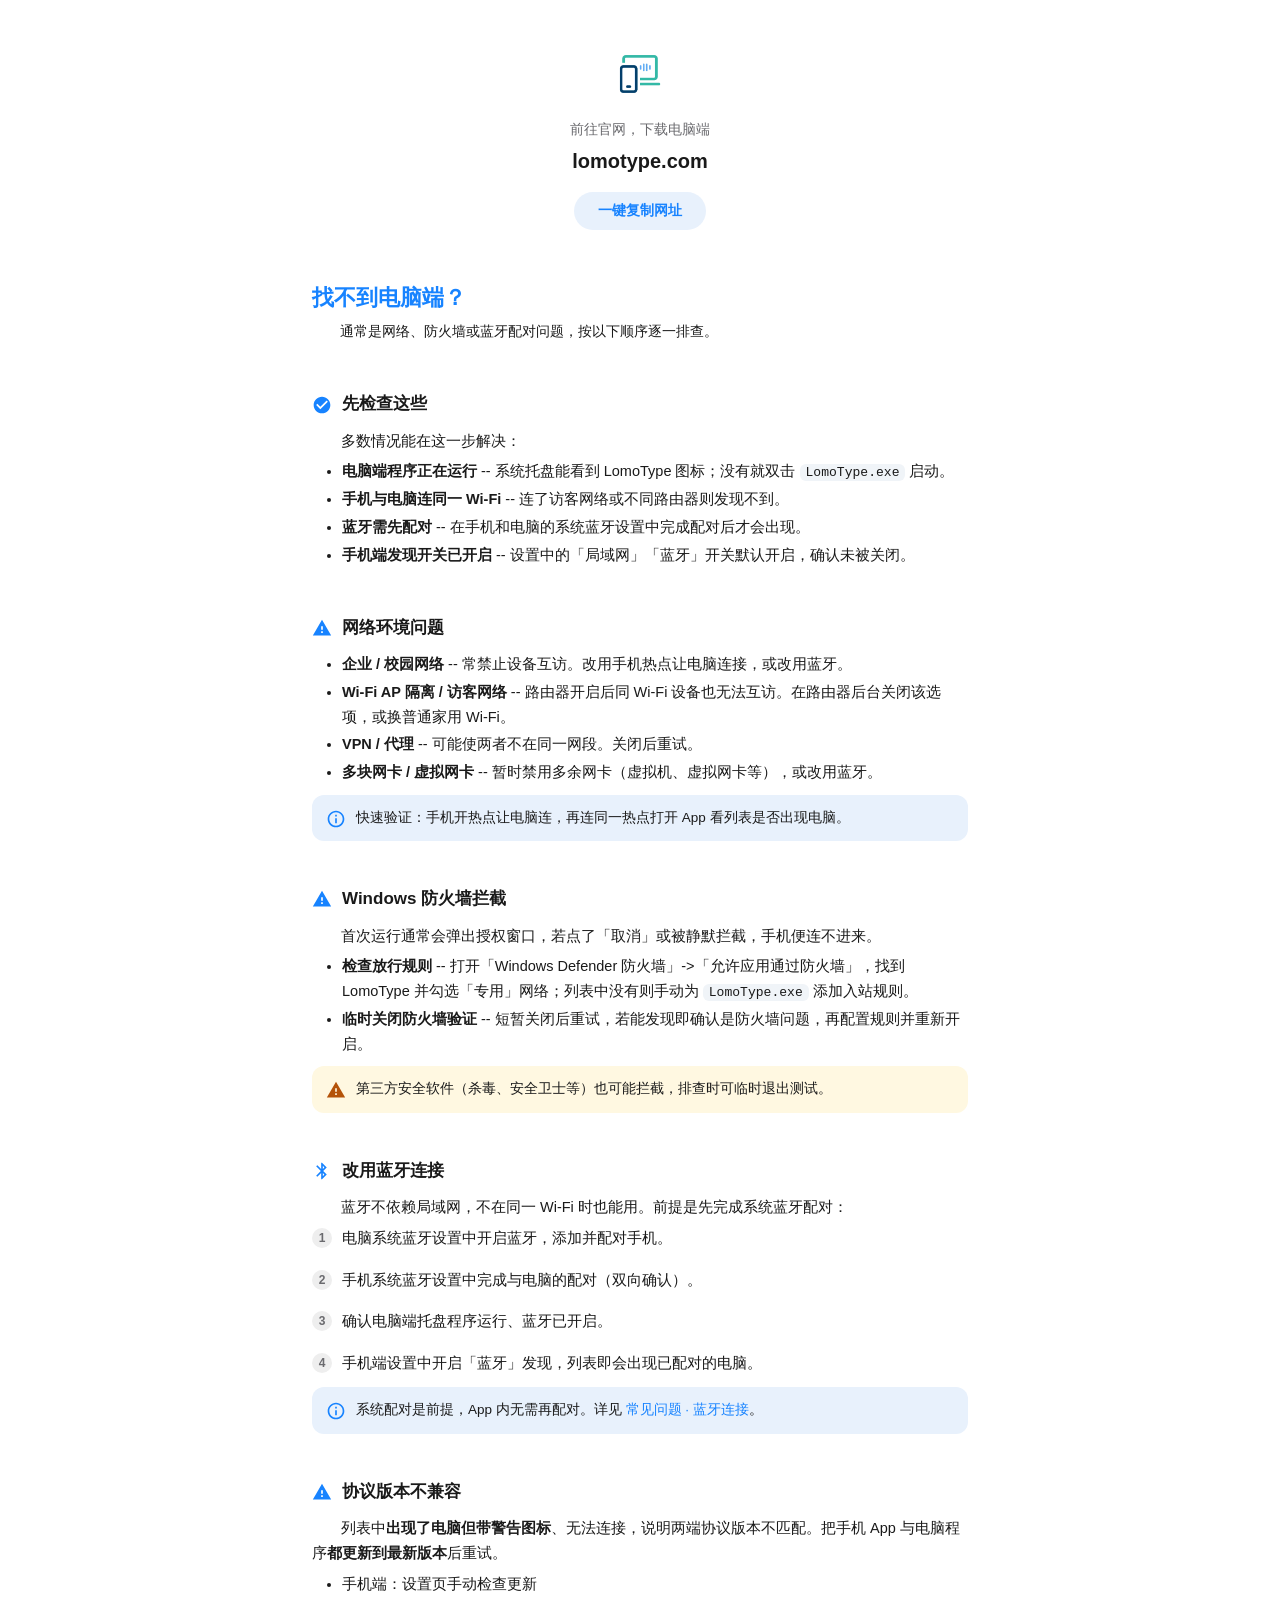
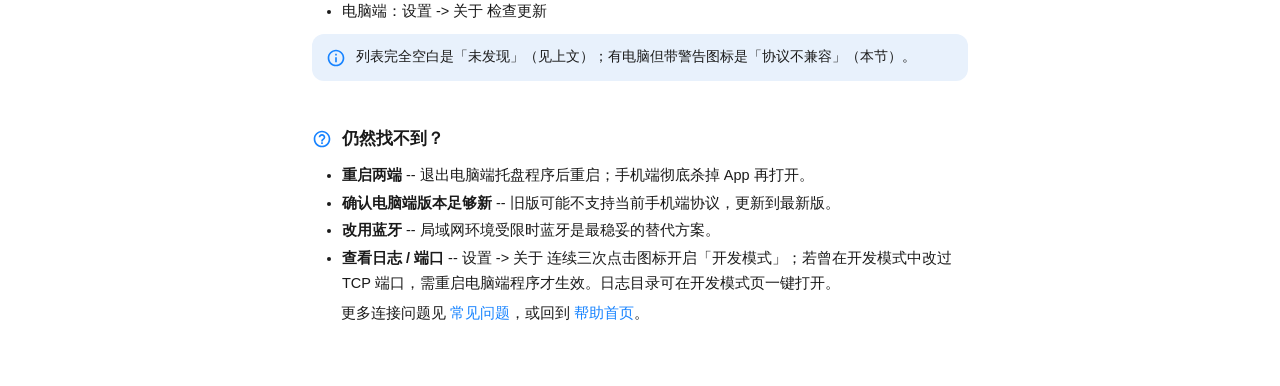
<file: app/help/topic/H0001/index.html>
<!DOCTYPE html>
<html lang="zh-CN" data-theme="light">
<head>
<meta charset="UTF-8">
<meta name="viewport" content="width=device-width, initial-scale=1, viewport-fit=cover">
<meta name="theme-color" content="#f5f5f5">
<title>LomoType 帮助</title>
<script>
(function(){
  var t = 'system';
  var stored = null;
  try { stored = localStorage.getItem('lomotype-help-theme'); } catch(e) {}
  if (stored && ['system','light','dark'].indexOf(stored) !== -1) {
    t = stored;
  } else {
    try { t = (window.LomoType && window.LomoType.getTheme()) || 'system'; } catch(e) {}
  }
  if (['system','light','dark'].indexOf(t) === -1) t = 'system';
  var resolved = t === 'system'
    ? (window.matchMedia && window.matchMedia('(prefers-color-scheme: dark)').matches ? 'dark' : 'light')
    : t;
  document.documentElement.setAttribute('data-theme', resolved);
  var meta = document.querySelector('meta[name="theme-color"]');
  if (meta) meta.setAttribute('content', resolved === 'dark' ? '#111111' : '#f5f5f5');
})();
</script>
<link rel="stylesheet" href="/assets/help/help.css?v=1786686497">
<script type="module" src="https://static.cloudflareinsights.com/beacon.min.js" data-cf-beacon='{"token": "73f5aa603a5c43739ab46177013bdab9"}'></script></head>
<body>

<svg xmlns="http://www.w3.org/2000/svg" style="display:none" aria-hidden="true">
  <symbol id="i-back" viewBox="0 0 24 24"><path d="M20 11H7.83l5.59-5.59L12 4l-8 8 8 8 1.41-1.41L7.83 13H20v-2z"/></symbol>
  <symbol id="i-chev" viewBox="0 0 24 24"><path d="M10 6L8.59 7.41 13.17 12l-4.58 4.59L10 18l6-6z"/></symbol>
  <symbol id="i-auto" viewBox="0 0 24 24"><path d="M10.85 12.65h2.3L12 9l-1.15 3.65zM20 8.69V4h-4.69L12 .69 8.69 4H4v4.69L.69 12 4 15.31V20h4.69L12 23.31 15.31 20H20v-4.69L23.31 12 20 8.69zM14.3 16l-.7-2h-3.2l-.7 2H7.8L11 7h2l3.2 9h-1.9z"/></symbol>
  <symbol id="i-light" viewBox="0 0 24 24"><path d="M6.76 4.84l-1.8-1.79-1.41 1.41 1.79 1.79 1.42-1.41zM4 10.5H1v2h3v-2zm9-9.95h-2V3.5h2V.55zm7.45 3.91l-1.41-1.41-1.79 1.79 1.41 1.41 1.79-1.79zm-3.21 13.7l1.79 1.8 1.41-1.41-1.8-1.79-1.4 1.4zM20 10.5v2h3v-2h-3zm-8-5c-3.31 0-6 2.69-6 6s2.69 6 6 6 6-2.69 6-6-2.69-6-6-6zm-1 16.95h2V19.5h-2v2.95zm-7.45-3.91l1.41 1.41 1.79-1.8-1.41-1.41-1.79 1.8z"/></symbol>
  <symbol id="i-dark" viewBox="0 0 24 24"><path d="M12 3c-4.97 0-9 4.03-9 9s4.03 9 9 9c.83 0 1.64-.11 2.41-.32-3.53-1.51-6.09-5.09-6.09-8.68 0-3.59 2.56-7.17 6.09-8.68C13.64 3.11 12.83 3 12 3z"/></symbol>
  <symbol id="i-info" viewBox="0 0 24 24"><path d="M11 7h2v2h-2V7zm0 4h2v6h-2v-6zm1-9C6.48 2 2 6.48 2 12s4.48 10 10 10 10-4.48 10-10S17.52 2 12 2zm0 18c-4.41 0-8-3.59-8-8s3.59-8 8-8 8 3.59 8 8-3.59 8-8 8z"/></symbol>
  <symbol id="i-check" viewBox="0 0 24 24"><path d="M12 2C6.48 2 2 6.48 2 12s4.48 10 10 10 10-4.48 10-10S17.52 2 12 2zm-2 15l-5-5 1.41-1.41L10 14.17l7.59-7.59L19 8l-9 9z"/></symbol>
  <symbol id="i-warn" viewBox="0 0 24 24"><path d="M1 21h22L12 2 1 21zm12-3h-2v-2h2v2zm0-4h-2v-4h2v4z"/></symbol>
  <symbol id="i-devices" viewBox="0 0 24 24"><path d="M4 6h18V4H4c-1.1 0-2 .9-2 2v11H0v3h14v-3H4V6zm19 2h-6c-.55 0-1 .45-1 1v10c0 .55.45 1 1 1h6c.55 0 1-.45 1-1V9c0-.55-.45-1-1-1zm-1 9h-4v-7h4v7z"/></symbol>
  <symbol id="i-phone" viewBox="0 0 24 24"><path d="M16 1H8C6.34 1 5 2.34 5 4v16c0 1.66 1.34 3 3 3h8c1.66 0 3-1.34 3-3V4c0-1.66-1.34-3-3-3zm-2 20h-4v-1h4v1zm3.25-3H6.75V4h10.5v14z"/></symbol>
  <symbol id="i-mic" viewBox="0 0 24 24"><path d="M12 14c1.66 0 2.99-1.34 2.99-3L15 5c0-1.66-1.34-3-3-3S9 3.34 9 5v6c0 1.66 1.34 3 3 3zm5.3-3c0 3-2.54 5.1-5.3 5.1S6.7 14 6.7 11H5c0 3.41 2.72 6.23 6 6.72V21h2v-3.28c3.28-.48 6-3.3 6-6.72h-1.7z"/></symbol>
  <symbol id="i-help" viewBox="0 0 24 24"><path d="M11 18h2v-2h-2v2zm1-16C6.48 2 2 6.48 2 12s4.48 10 10 10 10-4.48 10-10S17.52 2 12 2zm0 18c-4.41 0-8-3.59-8-8s3.59-8 8-8 8 3.59 8 8-3.59 8-8 8zm0-14c-2.21 0-4 1.79-4 4h2c0-1.1.9-2 2-2s2 .9 2 2c0 2-3 1.75-3 5h2c0-2.25 3-2.5 3-5 0-2.21-1.79-4-4-4z"/></symbol>
  <symbol id="i-search" viewBox="0 0 24 24"><path d="M15.5 14h-.79l-.28-.27C15.41 12.59 16 11.11 16 9.5 16 5.91 13.09 3 9.5 3S3 5.91 3 9.5 5.91 16 9.5 16c1.61 0 3.09-.59 4.23-1.57l.27.28v.79l5 4.99L20.49 19l-4.99-5zm-6 0C7.01 14 5 11.99 5 9.5S7.01 5 9.5 5 14 7.01 14 9.5 11.99 14 9.5 14z"/></symbol>
  <symbol id="i-settings" viewBox="0 0 24 24"><path d="M19.14 12.94c.04-.3.06-.61.06-.94 0-.32-.02-.64-.07-.94l2.03-1.58c.18-.14.23-.41.12-.61l-1.92-3.32c-.12-.22-.37-.29-.59-.22l-2.39.96c-.5-.38-1.03-.7-1.62-.94l-.36-2.54c-.04-.24-.24-.41-.48-.41h-3.84c-.24 0-.43.17-.47.41l-.36 2.54c-.59.24-1.13.57-1.62.94l-2.39-.96c-.22-.08-.47 0-.59.22L2.74 8.87c-.12.21-.08.47.12.61l2.03 1.58c-.05.3-.09.63-.09.94s.02.64.07.94l-2.03 1.58c-.18.14-.23.41-.12.61l1.92 3.32c.12.22.37.29.59.22l2.39-.96c.5.38 1.03.7 1.62.94l.36 2.54c.05.24.24.41.48.41h3.84c.24 0 .44-.17.47-.41l.36-2.54c.59-.24 1.13-.56 1.62-.94l2.39.96c.22.08.47 0 .59-.22l1.92-3.32c.12-.22.07-.47-.12-.61l-2.01-1.58zM12 15.6c-1.98 0-3.6-1.62-3.6-3.6s1.62-3.6 3.6-3.6 3.6 1.62 3.6 3.6-1.62 3.6-3.6 3.6z"/></symbol>
  <symbol id="i-bt" viewBox="0 0 24 24"><path d="M17.71 7.71L12 2h-1v7.59L6.41 5 5 6.41 10.59 12 5 17.59 6.41 19 11 14.41V22h1l5.71-5.71-4.3-4.29 4.3-4.29zM13 5.83l1.88 1.88L13 9.59V5.83zm1.88 10.46L13 18.17v-3.76l1.88 1.88z"/></symbol>
  <symbol id="i-wifi" viewBox="0 0 24 24"><path d="M1 9l2 2c4.97-4.97 13.03-4.97 18 0l2-2C16.93 2.93 7.08 2.93 1 9zm8 8l3 3 3-3c-1.65-1.66-4.34-1.66-6 0zm-4-4l2 2c2.76-2.76 7.24-2.76 10 0l2-2C15.14 9.14 8.87 9.14 5 13z"/></symbol>
  <symbol id="i-download" viewBox="0 0 24 24"><path d="M19 9h-4V3H9v6H5l7 7 7-7zM5 18v2h14v-2H5z"/></symbol>
  <symbol id="i-history" viewBox="0 0 24 24"><path d="M13 3c-4.97 0-9 4.03-9 9H1l3.89 3.89.07.14L9 12H6c0-3.87 3.13-7 7-7s7 3.13 7 7-3.13 7-7 7c-1.93 0-3.68-.79-4.94-2.06l-1.42 1.42C8.27 19.99 10.51 21 13 21c4.97 0 9-4.03 9-9s-4.03-9-9-9zm-1 5v5l4.28 2.54.72-1.21-3.5-2.08V8H12z"/></symbol>
  <symbol id="i-key" viewBox="0 0 24 24"><path d="M22 18v-6h-4v-2h-4v-2H9c-1.2 0-2.3.37-3.21 1L2 9.79V6H0v12h2v-3.79l4.07 3.41c.51.38 1.13.58 1.79.58h8v-2h4v-3h4zM7.5 13.5c-.83 0-1.5-.67-1.5-1.5s.67-1.5 1.5-1.5S9 11.17 9 12s-.67 1.5-1.5 1.5z"/></symbol>
</svg>

<main class="container">

  <div class="download-guide">
    <img class="dg-logo" src="/assets/images/logo.png" alt="LomoType Logo" />
    <p class="dg-hint">前往官网，下载电脑端</p>
    <p class="dg-site">lomotype.com</p>
    <button type="button" class="dg-copy" data-copy-url="https://lomotype.com">一键复制网址</button>
  </div>

  <section class="card">
    <h1>找不到电脑端？</h1>
    <p>通常是网络、防火墙或蓝牙配对问题，按以下顺序逐一排查。</p>
  </section>

  <section class="card article-section" id="quick">
    <h2><svg class="icon" aria-hidden="true"><use href="#i-check"/></svg>先检查这些</h2>
    <p>多数情况能在这一步解决：</p>
    <ul>
      <li><strong>电脑端程序正在运行</strong> -- 系统托盘能看到 LomoType 图标；没有就双击 <code>LomoType.exe</code> 启动。</li>
      <li><strong>手机与电脑连同一 Wi-Fi</strong> -- 连了访客网络或不同路由器则发现不到。</li>
      <li><strong>蓝牙需先配对</strong> -- 在手机和电脑的系统蓝牙设置中完成配对后才会出现。</li>
      <li><strong>手机端发现开关已开启</strong> -- 设置中的「局域网」「蓝牙」开关默认开启，确认未被关闭。</li>
    </ul>
  </section>

  <section class="card article-section" id="network">
    <h2><svg class="icon" aria-hidden="true"><use href="#i-warn"/></svg>网络环境问题</h2>
    <ul>
      <li><strong>企业 / 校园网络</strong> -- 常禁止设备互访。改用手机热点让电脑连接，或改用蓝牙。</li>
      <li><strong>Wi-Fi AP 隔离 / 访客网络</strong> -- 路由器开启后同 Wi-Fi 设备也无法互访。在路由器后台关闭该选项，或换普通家用 Wi-Fi。</li>
      <li><strong>VPN / 代理</strong> -- 可能使两者不在同一网段。关闭后重试。</li>
      <li><strong>多块网卡 / 虚拟网卡</strong> -- 暂时禁用多余网卡（虚拟机、虚拟网卡等），或改用蓝牙。</li>
    </ul>
    <div class="callout info">
      <svg class="icon" aria-hidden="true"><use href="#i-info"/></svg>
      <p>快速验证：手机开热点让电脑连，再连同一热点打开 App 看列表是否出现电脑。</p>
    </div>
  </section>

  <section class="card article-section" id="firewall">
    <h2><svg class="icon" aria-hidden="true"><use href="#i-warn"/></svg>Windows 防火墙拦截</h2>
    <p>首次运行通常会弹出授权窗口，若点了「取消」或被静默拦截，手机便连不进来。</p>
    <ul>
      <li><strong>检查放行规则</strong> -- 打开「Windows Defender 防火墙」->「允许应用通过防火墙」，找到 LomoType 并勾选「专用」网络；列表中没有则手动为 <code>LomoType.exe</code> 添加入站规则。</li>
      <li><strong>临时关闭防火墙验证</strong> -- 短暂关闭后重试，若能发现即确认是防火墙问题，再配置规则并重新开启。</li>
    </ul>
    <div class="callout warn">
      <svg class="icon" aria-hidden="true"><use href="#i-warn"/></svg>
      <p>第三方安全软件（杀毒、安全卫士等）也可能拦截，排查时可临时退出测试。</p>
    </div>
  </section>

  <section class="card article-section" id="bluetooth">
    <h2><svg class="icon" aria-hidden="true"><use href="#i-bt"/></svg>改用蓝牙连接</h2>
    <p>蓝牙不依赖局域网，不在同一 Wi-Fi 时也能用。前提是先完成系统蓝牙配对：</p>
    <ol class="steps">
      <li><p>电脑系统蓝牙设置中开启蓝牙，添加并配对手机。</p></li>
      <li><p>手机系统蓝牙设置中完成与电脑的配对（双向确认）。</p></li>
      <li><p>确认电脑端托盘程序运行、蓝牙已开启。</p></li>
      <li><p>手机端设置中开启「蓝牙」发现，列表即会出现已配对的电脑。</p></li>
    </ol>
    <div class="callout info">
      <svg class="icon" aria-hidden="true"><use href="#i-info"/></svg>
      <p>系统配对是前提，App 内无需再配对。详见 <a href="/app/help/faq#bluetooth">常见问题 · 蓝牙连接</a>。</p>
    </div>
  </section>

  <section class="card article-section" id="version">
    <h2><svg class="icon" aria-hidden="true"><use href="#i-warn"/></svg>协议版本不兼容</h2>
    <p>列表中<strong>出现了电脑但带警告图标</strong>、无法连接，说明两端协议版本不匹配。把手机 App 与电脑程序<strong>都更新到最新版本</strong>后重试。</p>
    <ul>
      <li>手机端：设置页手动检查更新</li>
      <li>电脑端：设置 -> 关于 检查更新</li>
    </ul>
    <div class="callout info">
      <svg class="icon" aria-hidden="true"><use href="#i-info"/></svg>
      <p>列表完全空白是「未发现」（见上文）；有电脑但带警告图标是「协议不兼容」（本节）。</p>
    </div>
  </section>

  <section class="card article-section" id="still">
    <h2><svg class="icon" aria-hidden="true"><use href="#i-help"/></svg>仍然找不到？</h2>
    <ul>
      <li><strong>重启两端</strong> -- 退出电脑端托盘程序后重启；手机端彻底杀掉 App 再打开。</li>
      <li><strong>确认电脑端版本足够新</strong> -- 旧版可能不支持当前手机端协议，更新到最新版。</li>
      <li><strong>改用蓝牙</strong> -- 局域网环境受限时蓝牙是最稳妥的替代方案。</li>
      <li><strong>查看日志 / 端口</strong> -- 设置 -> 关于 连续三次点击图标开启「开发模式」；若曾在开发模式中改过 TCP 端口，需重启电脑端程序才生效。日志目录可在开发模式页一键打开。</li>
    </ul>
    <p>更多连接问题见 <a href="/app/help/faq">常见问题</a>，或回到 <a href="/app/help">帮助首页</a>。</p>
  </section>

</main>

<button class="theme-toggle hide" type="button" aria-label="切换主题">
  <svg class="icon" aria-hidden="true"><use href="#i-light"/></svg>
</button>

<script src="/assets/help/help.js?v=1786686497"></script>
</body>
</html>
</file>
<file: assets/css/style.css>
/* LomoType Landing Page
   Design tokens from LomoColors.kt / help.css (Material 3) */

* { margin: 0; padding: 0; box-sizing: border-box; }

:root {
  --bg: #f5f5f5;
  --surface: #ffffff;
  --surface-variant: #eeeeee;
  --on-surface: #1a1a1a;
  --on-surface-variant: #6a6a6e;
  --primary: #1783ff;
  --on-primary: #ffffff;
  --primary-container: #e8f1fc;
  --outline: #c6c6ce;
  --outline-variant: #e0e0e0;
  --divider: #ececec;
  --shadow: 0 1px 2px rgba(0, 0, 0, 0.05), 0 1px 4px rgba(0, 0, 0, 0.06);
  --shadow-lg: 0 4px 16px rgba(0, 0, 0, 0.14);
  /*--radius-card: 12px;*/
  --radius-pill: 999px;
  --max-width: 1200px;
}

@media (prefers-color-scheme: dark) {
  :root {
    --bg: #111111;
    --surface: #1f1f1f;
    --surface-variant: #262626;
    --on-surface: #dbdbdb;
    --on-surface-variant: #8a8a8e;
    --primary: #1a89ff;
    --on-primary: #ffffff;
    --primary-container: #123258;
    --outline: #5e5e66;
    --outline-variant: #333333;
    --divider: #2a2a2a;
    --shadow: 0 1px 3px rgba(0, 0, 0, 0.5);
    --shadow-lg: 0 6px 20px rgba(0, 0, 0, 0.55);
  }
}

html { scroll-behavior: smooth; }

body {
  font-family: -apple-system, BlinkMacSystemFont, "Segoe UI", Roboto,
    "Noto Sans SC", "PingFang SC", "Hiragino Sans GB", "Microsoft YaHei",
    "Helvetica Neue", Arial, sans-serif;
  background-color: var(--bg);
  color: var(--on-surface);
  -webkit-font-smoothing: antialiased;
  line-height: 1.6;
}

a { color: inherit; text-decoration: none; }

/* ---------- Header ---------- */
header {
  background: var(--surface);
  border-bottom: 1px solid var(--outline-variant);
}

.header-inner {
  display: flex;
  align-items: center;
  gap: 32px;
  max-width: var(--max-width);
  margin: 0 auto;
  padding: 24px 48px;
}

.logo {
  display: flex;
  align-items: center;
  gap: 12px;
  font-size: 24px;
  font-weight: 600;
  color: var(--on-surface);
}

.logo img {
  width: 80px;
  height: 80px;
  border-radius: 20px;
}

nav {
  display: flex;
  gap: 8px;
  margin-left: auto;
}

nav a {
  font-size: 15px;
  color: var(--on-surface-variant);
  padding: 8px 14px;
  border-radius: 8px;
  transition: background 0.2s, color 0.2s;
}

nav a:hover {
  color: var(--on-surface);
  background: var(--surface-variant);
}

nav a.active {
  color: var(--primary);
  background: var(--primary-container);
  font-weight: 500;
}

/* ---------- Hero ---------- */
.lomo {
  display: flex;
  justify-content: space-between;
  align-items: center;
  max-width: var(--max-width);
  margin: 48px auto 80px;
  padding: 0 48px;
  gap: 64px;
}

.lomo-content {
  flex: 0 0 42%;
}

.lomo-content h1 {
  font-size: 42px;
  font-weight: 700;
  margin-bottom: 28px;
  color: var(--on-surface);
  letter-spacing: -0.5px;
  line-height: 1.25;
}

.lomo-content ul {
  list-style: none;
  margin-bottom: 40px;
}

.lomo-content li {
  font-size: 17px;
  color: var(--on-surface-variant);
  margin-bottom: 12px;
  line-height: 1.6;
}

/* ---------- Buttons ---------- */
.buttons {
  display: flex;
  gap: 20px;
}

.btn {
  padding: 13px 32px;
  background: var(--primary);
  color: var(--on-primary);
  border-radius: var(--radius-pill);
  font-size: 15px;
  font-weight: 500;
  transition: box-shadow 0.2s, transform 0.2s, filter 0.2s;
  display: inline-block;
  cursor: pointer;
  box-shadow: var(--shadow);
}

.btn:hover {
  filter: brightness(0.93);
  transform: translateY(-1px);
  box-shadow: var(--shadow-lg);
}

/* ---------- QR on hover (Android) ---------- */
.btn-qr { position: relative; }

.btn-qr img {
  display: none;
  position: absolute;
  bottom: calc(100% + 12px);
  left: 50%;
  transform: translateX(-50%);
  width: 168px;
  height: 168px;
  padding: 8px;
  background: var(--surface);
  border-radius: var(--radius-card);
  box-shadow: var(--shadow-lg);
  z-index: 10;
}

.btn-qr:hover img { display: block; }

@media (hover: none) {
  .btn-qr img { display: none !important; }
}

/* ---------- Screenshots ---------- */
.lomo-images {
  flex: 1;
  position: relative;
  min-width: 0;
}

.screenshot {
  background: var(--surface);
  border-radius: var(--radius-card);
  box-shadow: var(--shadow-lg);
  overflow: hidden;
}

.screenshot img {
  width: 100%;
  height: 100%;
  object-fit: cover;
  display: block;
}

.screenshot-settings {
  position: relative;
  width: 100%;
  aspect-ratio: 662 / 440;
  z-index: 2;
}

.screenshot-phone {
  position: absolute;
  width: 35%;
  max-width: 240px;
  aspect-ratio: 720 / 1380;
  left: -70px;
  bottom: -80px;
  border: 1px solid var(--outline-variant);
  border-radius: 14px;
  z-index: 3;
}

/* ---------- Footer ---------- */
.footer {
  text-align: center;
  color: var(--on-surface-variant);
  font-size: 13px;
  padding: 48px 32px 40px;
  line-height: 1.8;
}

.footer a { color: var(--on-surface-variant); }
.footer a:hover { color: var(--primary); }

/* ---------- FAQ ---------- */
.faq-page {
  max-width: 800px;
  margin: 0 auto;
  padding: 48px 48px 64px;
}

.faq-page-title {
  font-size: 36px;
  font-weight: 700;
  color: var(--on-surface);
  margin-bottom: 32px;
  letter-spacing: -0.5px;
}

.faq-item {
  background: var(--surface);
  border-radius: var(--radius-card);
  box-shadow: var(--shadow);
  margin-bottom: 12px;
  overflow: hidden;
}

.faq-item summary {
  display: flex;
  align-items: center;
  gap: 12px;
  padding: 16px 20px;
  cursor: pointer;
  font-size: 16px;
  font-weight: 500;
  color: var(--on-surface);
  line-height: 1.5;
  list-style: none;
  user-select: none;
  -webkit-user-select: none;
}

.faq-item summary::-webkit-details-marker { display: none; }

.faq-item summary::after {
  content: "+";
  margin-left: auto;
  flex: none;
  font-size: 22px;
  font-weight: 400;
  line-height: 1;
  color: var(--on-surface-variant);
  transition: transform 0.15s ease;
}

.faq-item[open] summary::after { transform: rotate(45deg); }
.faq-item summary:active { background: var(--surface-variant); }

.faq-body {
  padding: 0 20px 16px;
  border-top: 1px solid var(--divider);
  padding-top: 12px;
  margin-top: 2px;
  font-size: 15px;
  line-height: 1.7;
  color: var(--on-surface-variant);
}

.faq-body p { margin: 4px 0; }
.faq-body ul { margin: 4px 0; padding-left: 20px; }
.faq-body li { margin: 3px 0; }
.faq-body strong { color: var(--on-surface); font-weight: 600; }

.faq-more {
  display: inline-block;
  margin-top: 16px;
  font-size: 15px;
  color: var(--primary);
  font-weight: 500;
}
.faq-more:hover { text-decoration: underline; }

/* ---------- Usage ---------- */
.usage-step {
  background: var(--surface);
  border-radius: 12px;
  box-shadow: var(--shadow);
  margin-bottom: 12px;
  padding: 16px 20px;
}

.usage-step h2 {
  font-size: 16px;
  font-weight: 600;
  color: var(--on-surface);
  margin-bottom: 8px;
}

.usage-step p,
.usage-step li {
  font-size: 15px;
  line-height: 1.7;
  color: var(--on-surface-variant);
}

.usage-step ul { margin: 4px 0; padding-left: 20px; }
.usage-step li { margin: 3px 0; }

/* ---------- Responsive ---------- */
@media (max-width: 960px) {
  .header-inner { padding: 20px 24px; gap: 20px; }
  .logo { font-size: 22px; }
  .logo img { width: 72px; height: 72px; border-radius: 18px; }

  .lomo {
    flex-direction: column;
    align-items: stretch;
    gap: 36px;
    margin: 32px auto 60px;
    padding: 0 24px;
  }
  .lomo-content { flex: none; }
  .lomo-content h1 { font-size: 32px; margin-bottom: 22px; }
  .lomo-content li { font-size: 16px; }

  .lomo-images {
    max-width: 560px;
    width: 100%;
    margin: 0 auto;
  }
  .screenshot-phone {
    width: 150px;
    max-width: none;
    left: 16px;
    bottom: -40px;
  }

  .faq-page { padding: 32px 24px 48px; }
  .faq-page-title { font-size: 30px; margin-bottom: 24px; }
}

@media (max-width: 520px) {
  .header-inner { padding: 16px 16px; gap: 12px; }
  .logo { font-size: 20px; gap: 10px; }
  .logo img { width: 64px; height: 64px; border-radius: 16px; }
  nav a { font-size: 14px; }

  .lomo { padding: 0 16px; margin: 24px auto 48px; gap: 28px; }
  .lomo-content h1 { font-size: 26px; margin-bottom: 18px; }
  .lomo-content ul { margin-bottom: 28px; }
  .lomo-content li { font-size: 15px; margin-bottom: 10px; }

  .buttons { flex-direction: column; align-items: stretch; gap: 12px; }
  .btn { text-align: center; }

  .lomo-images { max-width: 360px; }
  .screenshot-phone { width: 110px; left: 8px; bottom: -24px; }

  .footer { padding: 40px 16px 32px; }

  .faq-page { padding: 24px 16px 40px; }
  .faq-page-title { font-size: 26px; margin-bottom: 20px; }
  .faq-item summary { padding: 14px 16px; font-size: 15px; }
  .faq-body { padding: 0 16px 14px; padding-top: 10px; font-size: 14px; }
}

@media (prefers-reduced-motion: reduce) {
  html { scroll-behavior: auto; }
  .btn { transition: none; }
}
</file>
<file: assets/css/h5.css>
/* LomoType H5 Mobile Landing Page
   Mobile-first; redeclares LomoColor design tokens (see style.css).
   Uses rem units (1rem = 16px browser default) for scalable typography
   and spacing. Borders and box-shadow offsets stay in px. */

* { margin: 0; padding: 0; box-sizing: border-box; }

:root {
  --bg: #f5f5f5;
  --surface: #ffffff;
  --surface-variant: #eeeeee;
  --on-surface: #1a1a1a;
  --on-surface-variant: #6a6a6e;
  --primary: #1783ff;
  --on-primary: #ffffff;
  --primary-container: #e8f1fc;
  --outline: #c6c6ce;
  --outline-variant: #e0e0e0;
  --divider: #ececec;
  --shadow: 0 1px 2px rgba(0, 0, 0, 0.05), 0 1px 4px rgba(0, 0, 0, 0.06);
  --shadow-lg: 0 4px 16px rgba(0, 0, 0, 0.14);
  --radius-card: 0.75rem;
  --radius-pill: 999px;
  --max-width: 75rem;
}

@media (prefers-color-scheme: dark) {
  :root {
    --bg: #111111;
    --surface: #1f1f1f;
    --surface-variant: #262626;
    --on-surface: #dbdbdb;
    --on-surface-variant: #8a8a8e;
    --primary: #1a89ff;
    --on-primary: #ffffff;
    --primary-container: #123258;
    --outline: #5e5e66;
    --outline-variant: #333333;
    --divider: #2a2a2a;
    --shadow: 0 1px 3px rgba(0, 0, 0, 0.5);
    --shadow-lg: 0 6px 20px rgba(0, 0, 0, 0.55);
  }
}

html { scroll-behavior: smooth; }

body {
  font-family: -apple-system, BlinkMacSystemFont, "Segoe UI", Roboto,
    "Noto Sans SC", "PingFang SC", "Hiragino Sans GB", "Microsoft YaHei",
    "Helvetica Neue", Arial, sans-serif;
  background-color: var(--bg);
  color: var(--on-surface);
  -webkit-font-smoothing: antialiased;
  line-height: 1.6;
}

a { color: inherit; text-decoration: none; }

/* ---------- Header ---------- */
.h5-header {
  background: var(--surface);
  border-bottom: 1px solid var(--outline-variant);
  padding: 1rem;
}

.h5-header .logo {
  display: flex;
  align-items: center;
  justify-content: center;
  gap: 0.625rem;
  font-size: 1.25rem;
  font-weight: 600;
  color: var(--on-surface);
}

.h5-header .logo img {
  width: 3.5rem;
  height: 3.5rem;
  border-radius: 0.875rem;
}

/* ---------- Hero ---------- */
.h5-hero {
  padding: 2rem 1.25rem 0.5rem;
}

.h5-hero h1 {
  font-size: 2rem;
  font-weight: 700;
  margin-bottom: 1.25rem;
  color: var(--on-surface);
  letter-spacing: -0.03125rem;
  line-height: 1.25;
}

.h5-features {
  list-style: none;
  margin-bottom: 1.75rem;
}

.h5-features li {
  font-size: 1.0625rem;
  color: var(--on-surface-variant);
  margin-bottom: 0.625rem;
  line-height: 1.6;
}

/* ---------- Download button ---------- */
.h5-download {
  display: block;
  width: 100%;
  text-align: center;
  padding: 0.875rem 1.5rem;
  background: var(--primary);
  color: var(--on-primary);
  border-radius: var(--radius-pill);
  font-size: 1.0625rem;
  font-weight: 500;
  box-shadow: var(--shadow);
  transition: box-shadow 0.2s, transform 0.2s, filter 0.2s;
}

.h5-download:active {
  filter: brightness(0.93);
  transform: translateY(-1px);
  box-shadow: var(--shadow-lg);
}

/* ---------- Screenshots ---------- */
.h5-screenshots {
  padding: 1.75rem 1.25rem 0.5rem;
  display: flex;
  flex-direction: column;
  align-items: center;
  gap: 1.5rem;
}

.screenshot {
  background: var(--surface);
  border-radius: var(--radius-card);
  box-shadow: var(--shadow-lg);
  overflow: hidden;
}

.screenshot img {
  width: 100%;
  height: 100%;
  object-fit: cover;
  display: block;
}

.screenshot-pc {
  width: 100%;
  aspect-ratio: 662 / 440;
  border-radius: 0;
}

.screenshot-phone {
  width: 60%;
  max-width: 16.25rem;
  aspect-ratio: 720 / 1380;
  border: 1px solid var(--outline-variant);
  border-radius: 0.875rem;
}

/* ---------- FAQ ---------- */
.h5-faq {
  padding: 2rem 1rem 2.5rem;
}

.h5-faq-title {
  font-size: 1.875rem;
  font-weight: 700;
  color: var(--on-surface);
  margin-bottom: 1.25rem;
  letter-spacing: -0.03125rem;
}

.faq-item {
  background: var(--surface);
  border-radius: var(--radius-card);
  box-shadow: var(--shadow);
  margin-bottom: 0.75rem;
  overflow: hidden;
}

.faq-item summary {
  display: flex;
  align-items: center;
  gap: 0.75rem;
  padding: 0.875rem 1rem;
  cursor: pointer;
  font-size: 1.0625rem;
  font-weight: 500;
  color: var(--on-surface);
  line-height: 1.5;
  list-style: none;
  user-select: none;
  -webkit-user-select: none;
}

.faq-item summary::-webkit-details-marker { display: none; }

.faq-item summary::after {
  content: "+";
  margin-left: auto;
  flex: none;
  font-size: 1.375rem;
  font-weight: 400;
  line-height: 1;
  color: var(--on-surface-variant);
  transition: transform 0.15s ease;
}

.faq-item[open] summary::after { transform: rotate(45deg); }
.faq-item summary:active { background: var(--surface-variant); }

.faq-body {
  padding: 0 1rem 0.875rem;
  border-top: 1px solid var(--divider);
  padding-top: 0.625rem;
  margin-top: 0.125rem;
  font-size: 1rem;
  line-height: 1.7;
  color: var(--on-surface-variant);
}

.faq-body p { margin: 0.25rem 0; }
.faq-body ul { margin: 0.25rem 0; padding-left: 1.25rem; }
.faq-body li { margin: 0.1875rem 0; }
.faq-body strong { color: var(--on-surface); font-weight: 600; }

/* ---------- Footer ---------- */
.footer {
  text-align: center;
  color: var(--on-surface-variant);
  font-size: 0.8125rem;
  padding: 2.5rem 1rem 2rem;
  line-height: 1.8;
}

/* ---------- Reduced motion ---------- */
@media (prefers-reduced-motion: reduce) {
  html { scroll-behavior: auto; }
  .h5-download { transition: none; }
  .faq-item summary::after { transition: none; }
}
</file>
<file: assets/help/help.css>
/* ==========================================================================
   LomoType 帮助中心 - 移动端优先，视觉与 Android App 保持一致
   Design tokens 取自 android_ui_spec.md / LomoColors.kt（Material 3）
   ========================================================================== */

* {
  box-sizing: border-box;
  -webkit-tap-highlight-color: transparent;
}

:root {
  --bg: #ffffff;
  --surface: #ffffff;
  --surface-variant: #eeeeee;
  --app-bg: #f5f5f5;
  --on-surface: #1a1a1a;
  --on-surface-variant: #6a6a6e;
  --primary: #1783ff;
  --on-primary: #ffffff;
  --primary-container: #e8f1fc;
  --outline: #c6c6ce;
  --outline-variant: #e0e0e0;
  --success: #4caf50;
  --success-container: #e8f5e9;
  --warning: #b45309;
  --warning-container: #fff8e1;
  --error: #e53935;
  --error-container: #ffebee;
  --code-surface: #f0f4f8;
  --divider: #ececec;
  --hero-accent: #0b6edb;
}

html[data-theme="dark"] {
  --bg: #111111;
  --surface: #1f1f1f;
  --surface-variant: #262626;
  --app-bg: #111111;
  --on-surface: #dbdbdb;
  --on-surface-variant: #8a8a8e;
  --primary: #1a89ff;
  --on-primary: #ffffff;
  --primary-container: #123258;
  --outline: #5e5e66;
  --outline-variant: #333333;
  --success: #66bb6a;
  --success-container: #1e4a2e;
  --warning: #ffd54f;
  --warning-container: #4a4420;
  --error: #ef5350;
  --error-container: #3d1f1f;
  --code-surface: #1e1e2e;
  --divider: #2a2a2a;
  --hero-accent: #4da3ff;
}

html {
  scroll-behavior: smooth;
}

html[data-theme="dark"] {
  color-scheme: dark;
}

body {
  margin: 0;
  background: var(--bg);
  color: var(--on-surface);
  font-family: -apple-system, BlinkMacSystemFont, "Segoe UI", Roboto,
    "Noto Sans SC", "PingFang SC", "Hiragino Sans GB", "Microsoft YaHei",
    "Helvetica Neue", Arial, sans-serif;
  font-size: 15px;
  line-height: 1.65;
  -webkit-font-smoothing: antialiased;
}

a {
  color: var(--primary);
  text-decoration: none;
}

a:hover {
  text-decoration: underline;
}

img {
  max-width: 100%;
}

/* ---------- icons ---------- */

.icon {
  width: 24px;
  height: 24px;
  fill: currentColor;
  flex: none;
  display: block;
}

/* ---------- layout ---------- */

.container {
  max-width: 720px;
  margin: 0 auto;
  padding: 16px 16px 32px;
}

/* ---------- section headers (sectionTitle：14sp / onSurfaceVariant) ---------- */

.section-header {
  /*font-size: 14px;*/
  /*font-weight: 500;*/
  /*color: var(--on-surface-variant);*/
  margin: 24px 16px 8px;
  letter-spacing: 0.2px;
}

/* ---------- cards ---------- */

.card {
  /*background: var(--surface);*/
  padding: 16px;
  margin-bottom: 12px;
}

.card > :first-child {
  margin-top: 0;
}

.card > :last-child {
  margin-bottom: 0;
}

.card:first-of-type {
  padding: 20px 16px;
}

.card:first-of-type h1 {
  font-size: 22px;
  font-weight: 700;
  color: var(--primary);
  margin: 0 0 4px;
}

.card:first-of-type p {
  font-size: 14px;
  margin: 0;
  line-height: 1.6;
}

/* ---------- download guide (H0001) ---------- */

.download-guide {
  border-radius: 16px;
  padding: 18px 16px;
  margin-bottom: 12px;
  text-align: center;
}

.download-guide .dg-logo {
  width: 72px;
  height: 72px;
  border-radius: 16px;
  margin: 0 auto 8px;
  display: block;
}

.download-guide .dg-hint {
  font-size: 14px;
  color: var(--on-surface-variant);
  margin: 0 0 2px;
}

.download-guide .dg-site {
  font-size: 20px;
  font-weight: 700;
  color: var(--on-surface);
  margin: 0 0 14px;
}

.download-guide .dg-copy {
  border: 0;
  border-radius: 999px;
  padding: 10px 24px;
  background: var(--primary-container);
  color: var(--primary);
  font-size: 14px;
  font-weight: 600;
  font-family: inherit;
  cursor: pointer;
  -webkit-appearance: none;
  appearance: none;
  transition: opacity 0.15s ease;
}

.download-guide .dg-copy:active {
  opacity: 0.7;
}

/* ---------- hero ---------- */

.hero {
  background: linear-gradient(160deg, var(--primary) 0%, var(--hero-accent) 100%);
  color: var(--on-primary);
  padding: 24px 20px;
  margin-bottom: 16px;
}

.hero .hero-logo {
  width: 56px;
  height: 56px;
  border-radius: 14px;
  margin-bottom: 12px;
  display: block;
}

.hero .hero-badge {
  display: inline-block;
  font-size: 12px;
  font-weight: 500;
  letter-spacing: 0.4px;
  padding: 3px 10px;
  border-radius: 999px;
  background: rgba(255, 255, 255, 0.2);
  color: var(--on-primary);
  margin-bottom: 12px;
}

.hero-title {
  font-size: 24px;
  font-weight: 600;
  line-height: 1.35;
  margin: 0 0 8px;
}

.hero-desc {
  font-size: 14.5px;
  line-height: 1.7;
  margin: 0;
  opacity: 0.95;
}

.hero-cta {
  display: inline-flex;
  align-items: center;
  gap: 6px;
  margin-top: 16px;
  padding: 10px 18px;
  border-radius: 999px;
  background: var(--on-primary);
  color: var(--primary);
  font-size: 14px;
  font-weight: 600;
  text-decoration: none;
}

.hero-cta:hover {
  opacity: 0.92;
  text-decoration: none;
}

.hero-cta .icon {
  width: 18px;
  height: 18px;
}

/* ---------- search ---------- */

.search {
  display: flex;
  align-items: center;
  gap: 10px;
  background: var(--surface);
  padding: 0 16px;
  height: 48px;
  margin-bottom: 12px;
}

.search .icon {
  width: 20px;
  height: 20px;
  color: var(--on-surface-variant);
}

.search input {
  flex: 1;
  border: 0;
  outline: 0;
  background: transparent;
  color: var(--on-surface);
  font-size: 15px;
  font-family: inherit;
}

.search input::placeholder {
  color: var(--on-surface-variant);
}

.search-empty {
  color: var(--on-surface-variant);
  font-size: 14px;
  text-align: center;
  padding: 20px 16px;
}

/* ---------- topic list (类似 App 设置列表项) ---------- */

.topic-list {
  display: block;
}

.topic {
  display: flex;
  align-items: center;
  gap: 14px;
  background: var(--app-bg);
  border-radius: 12px;
  padding: 14px 16px;
  margin-bottom: 12px;
  color: inherit;
  text-decoration: none;
}

.topic:hover {
  text-decoration: none;
  background: var(--surface-variant);
}

.topic:active {
  background: var(--surface-variant);
}

.topic-icon {
  width: 44px;
  height: 44px;
  flex: none;
  border-radius: 12px;
  display: grid;
  place-items: center;
  background: var(--primary-container);
  color: var(--primary);
}

.topic-icon .icon {
  width: 24px;
  height: 24px;
}

.topic-body {
  flex: 1;
  min-width: 0;
}

.topic-title {
  display: block;
  font-size: 16px;
  font-weight: 500;
  color: var(--on-surface);
}

.topic-desc {
  display: block;
  font-size: 13px;
  color: var(--on-surface-variant);
  margin-top: 2px;
  line-height: 1.45;
}

.topic .chev {
  width: 22px;
  height: 22px;
  color: var(--on-surface-variant);
}

/* ---------- steps (快速开始) ---------- */

ol.steps {
  list-style: none;
  counter-reset: step;
  margin: 4px 0 0;
  padding: 0;
}

ol.steps > li {
  display: flex;
  align-items: flex-start;
  gap: 10px;
  padding: 0 0 14px 0;
}

ol.steps > li:last-child {
  padding-bottom: 2px;
}

ol.steps > li::before {
  content: counter(step);
  counter-increment: step;
  flex: none;
  width: 20px;
  height: 20px;
  margin-top: 2px;
  border-radius: 50%;
  background: var(--surface-variant);
  color: var(--on-surface-variant);
  font-size: 12px;
  font-weight: 600;
  display: grid;
  place-items: center;
}

ol.steps p {
  margin: 0;
}

/* ---------- table of contents ---------- */

.toc {
  background: var(--surface);
  padding: 8px 16px;
  margin-bottom: 12px;
}

.toc a {
  display: flex;
  align-items: center;
  gap: 8px;
  padding: 10px 0;
  color: var(--on-surface);
  font-size: 14.5px;
  text-decoration: none;
}

.toc a + a {
  border-top: 1px solid var(--divider);
}

.toc a:hover {
  color: var(--primary);
}

.toc a .icon {
  width: 18px;
  height: 18px;
  color: var(--on-surface-variant);
}

/* ---------- prose ---------- */

.article-section {
  scroll-margin-top: 16px;
}

h2 {
  font-size: 17px;
  font-weight: 600;
  margin: 0 0 10px;
  display: flex;
  align-items: center;
  gap: 10px;
}

h2 .icon {
  width: 20px;
  height: 20px;
  color: var(--primary);
}

h3 {
  font-size: 15px;
  font-weight: 600;
  margin: 14px 0 4px;
}

p {
  margin: 6px 0;
  font-size: 14.5px;
  line-height: 1.7;
}

section > p,
.faq-body > p {
  text-indent: 2em;
}

ul,
ol {
  margin: 6px 0;
  padding-left: 2em;
}

li {
  font-size: 14.5px;
  line-height: 1.7;
  margin: 3px 0;
}

strong {
  font-weight: 600;
}

.small {
  font-size: 12.5px;
  color: var(--on-surface-variant);
}

.muted {
  color: var(--on-surface-variant);
}

/* ---------- inline code / kbd chips ---------- */

code {
  font-family: ui-monospace, "Cascadia Mono", "SF Mono", Consolas, "Courier New",
    monospace;
  font-size: 0.9em;
  background: var(--code-surface);
  border-radius: 6px;
  padding: 1px 6px;
  color: var(--on-surface);
}

kbd {
  font-family: inherit;
  font-size: 0.85em;
  font-weight: 500;
  background: var(--code-surface);
  color: var(--on-surface);
  border: 1px solid var(--outline);
  border-bottom-width: 2px;
  border-radius: 6px;
  padding: 2px 7px;
  white-space: nowrap;
}

/* ---------- callouts ---------- */

.callout {
  display: flex;
  gap: 10px;
  border-radius: 12px;
  padding: 12px 14px;
  margin: 10px 0;
  font-size: 13.5px;
  line-height: 1.65;
}

.callout .icon {
  width: 20px;
  height: 20px;
  margin-top: 2px;
}

.callout p {
  font-size: 13.5px;
  margin: 0;
}

.callout.info {
  background: var(--primary-container);
  color: var(--on-surface);
}

.callout.info .icon {
  color: var(--primary);
}

.callout.warn {
  background: var(--warning-container);
  color: var(--on-surface);
}

.callout.warn .icon {
  color: var(--warning);
}

.callout.ok {
  background: var(--success-container);
  color: var(--on-surface);
}

.callout.ok .icon {
  color: var(--success);
}

.callout.error {
  background: var(--error-container);
  color: var(--on-surface);
}

.callout.error .icon {
  color: var(--error);
}

/* ---------- settings-like rows ---------- */

.rows {
  margin-top: 6px;
  padding: 0 24px;
}

.row {
  display: flex;
  gap: 12px;
  align-items: flex-start;
  padding: 12px 2px;
}

.row + .row {
  border-top: 1px solid var(--divider);
}

.row .icon {
  width: 22px;
  height: 22px;
  color: var(--primary);
  margin-top: 1px;
}

.row strong {
  display: block;
  margin-bottom: 1px;
}

.row p {
  margin: 2px 0 0;
  font-size: 13.5px;
  color: var(--on-surface-variant);
  line-height: 1.6;
}

/* ---------- FAQ accordion ---------- */

details.faq-item {
  /*background: var(--surface);*/
  margin-bottom: 12px;
}

details.faq-item summary {
  display: flex;
  align-items: center;
  gap: 12px;
  padding: 15px 15px 15px 30px;
  border-radius: 12px;
  background: var(--app-bg);
  color: var(--on-surface-variant);
  cursor: pointer;
  font-size: 15px;
  font-weight: 500;
  line-height: 1.5;
  list-style: none;
  user-select: none;
  -webkit-user-select: none;
}

details.faq-item summary::-webkit-details-marker {
  display: none;
}

details.faq-item summary::after {
  content: "";
  margin-left: auto;
  flex: none;
  width: 22px;
  height: 22px;
  background: var(--on-surface-variant);
  -webkit-mask: url("data:image/svg+xml,%3Csvg xmlns='http://www.w3.org/2000/svg' viewBox='0 0 24 24'%3E%3Cpath d='M10 6L8.59 7.41 13.17 12l-4.58 4.59L10 18l6-6z'/%3E%3C/svg%3E") no-repeat center / contain;
  mask: url("data:image/svg+xml,%3Csvg xmlns='http://www.w3.org/2000/svg' viewBox='0 0 24 24'%3E%3Cpath d='M10 6L8.59 7.41 13.17 12l-4.58 4.59L10 18l6-6z'/%3E%3C/svg%3E") no-repeat center / contain;
  transition: transform 0.15s ease;
}

details.faq-item[open] summary::after {
  transform: rotate(90deg);
}

details.faq-item summary:active {
  background: var(--surface-variant);
}

details.faq-item .faq-body {
  padding: 0 0 14px;
  padding-top: 10px;
  margin-top: 2px;
}

details.faq-item .faq-body > :first-child {
  margin-top: 0;
}

details.faq-item .faq-body > :last-child {
  margin-bottom: 0;
}

/* ---------- divider ---------- */

.hr {
  height: 1px;
  background: var(--divider);
  border: 0;
  margin: 14px 0;
}

/* ---------- theme toggle ---------- */

.theme-toggle {
  display: flex;
  align-items: center;
  justify-content: center;
  width: 44px;
  height: 44px;
  margin: 8px auto 32px;
  padding: 0;
  border: 1px solid var(--outline);
  border-radius: 50%;
  background: var(--surface);
  color: var(--on-surface-variant);
  cursor: pointer;
  -webkit-appearance: none;
  appearance: none;
}

.hide {
  display: none;
}

.theme-toggle:active {
  background: var(--surface-variant);
}

.theme-toggle .icon {
  width: 20px;
  height: 20px;
}

/* ---------- accessibility ---------- */

:focus-visible {
  outline: 2px solid var(--primary);
  outline-offset: 1px;
}

@media (prefers-reduced-motion: reduce) {
  html {
    scroll-behavior: auto;
  }
}

@media (min-width: 560px) {
  .container {
    padding-top: 20px;
  }

  .hero-title {
    font-size: 28px;
  }
}
</file>
